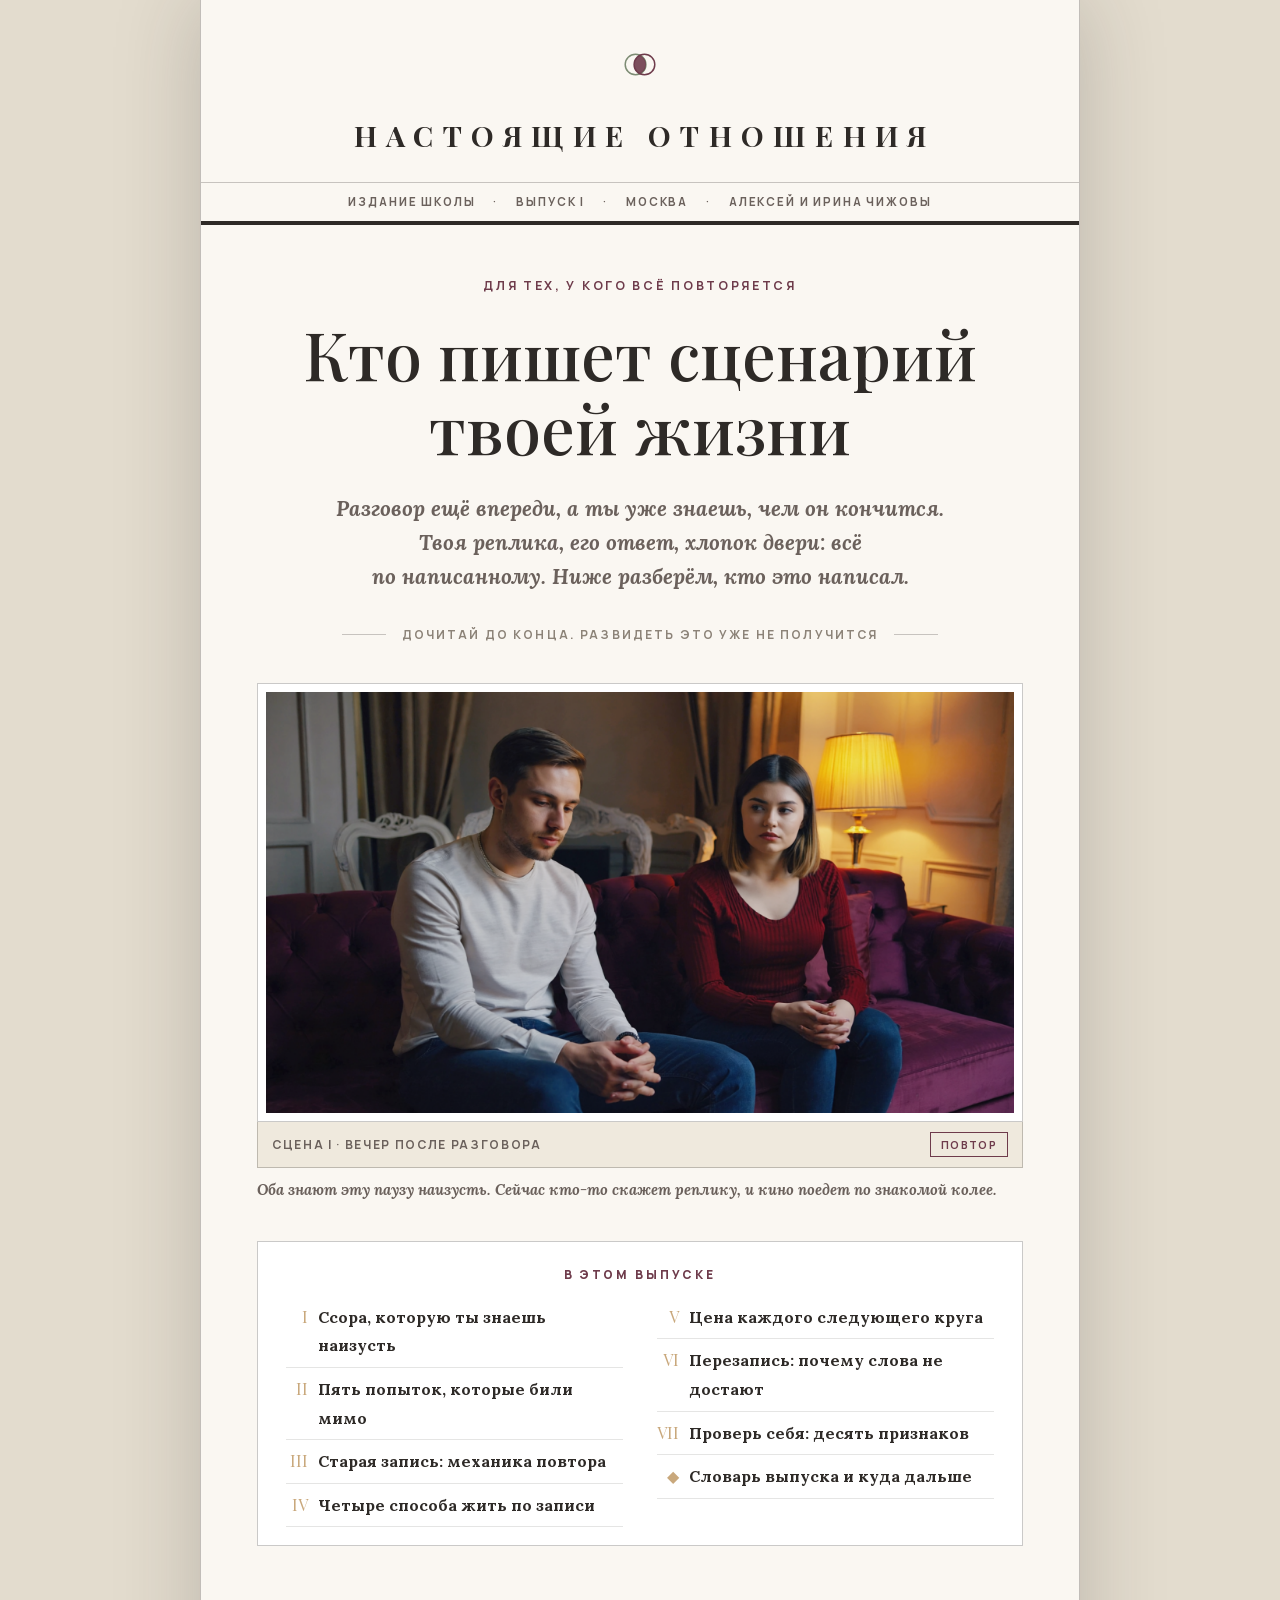
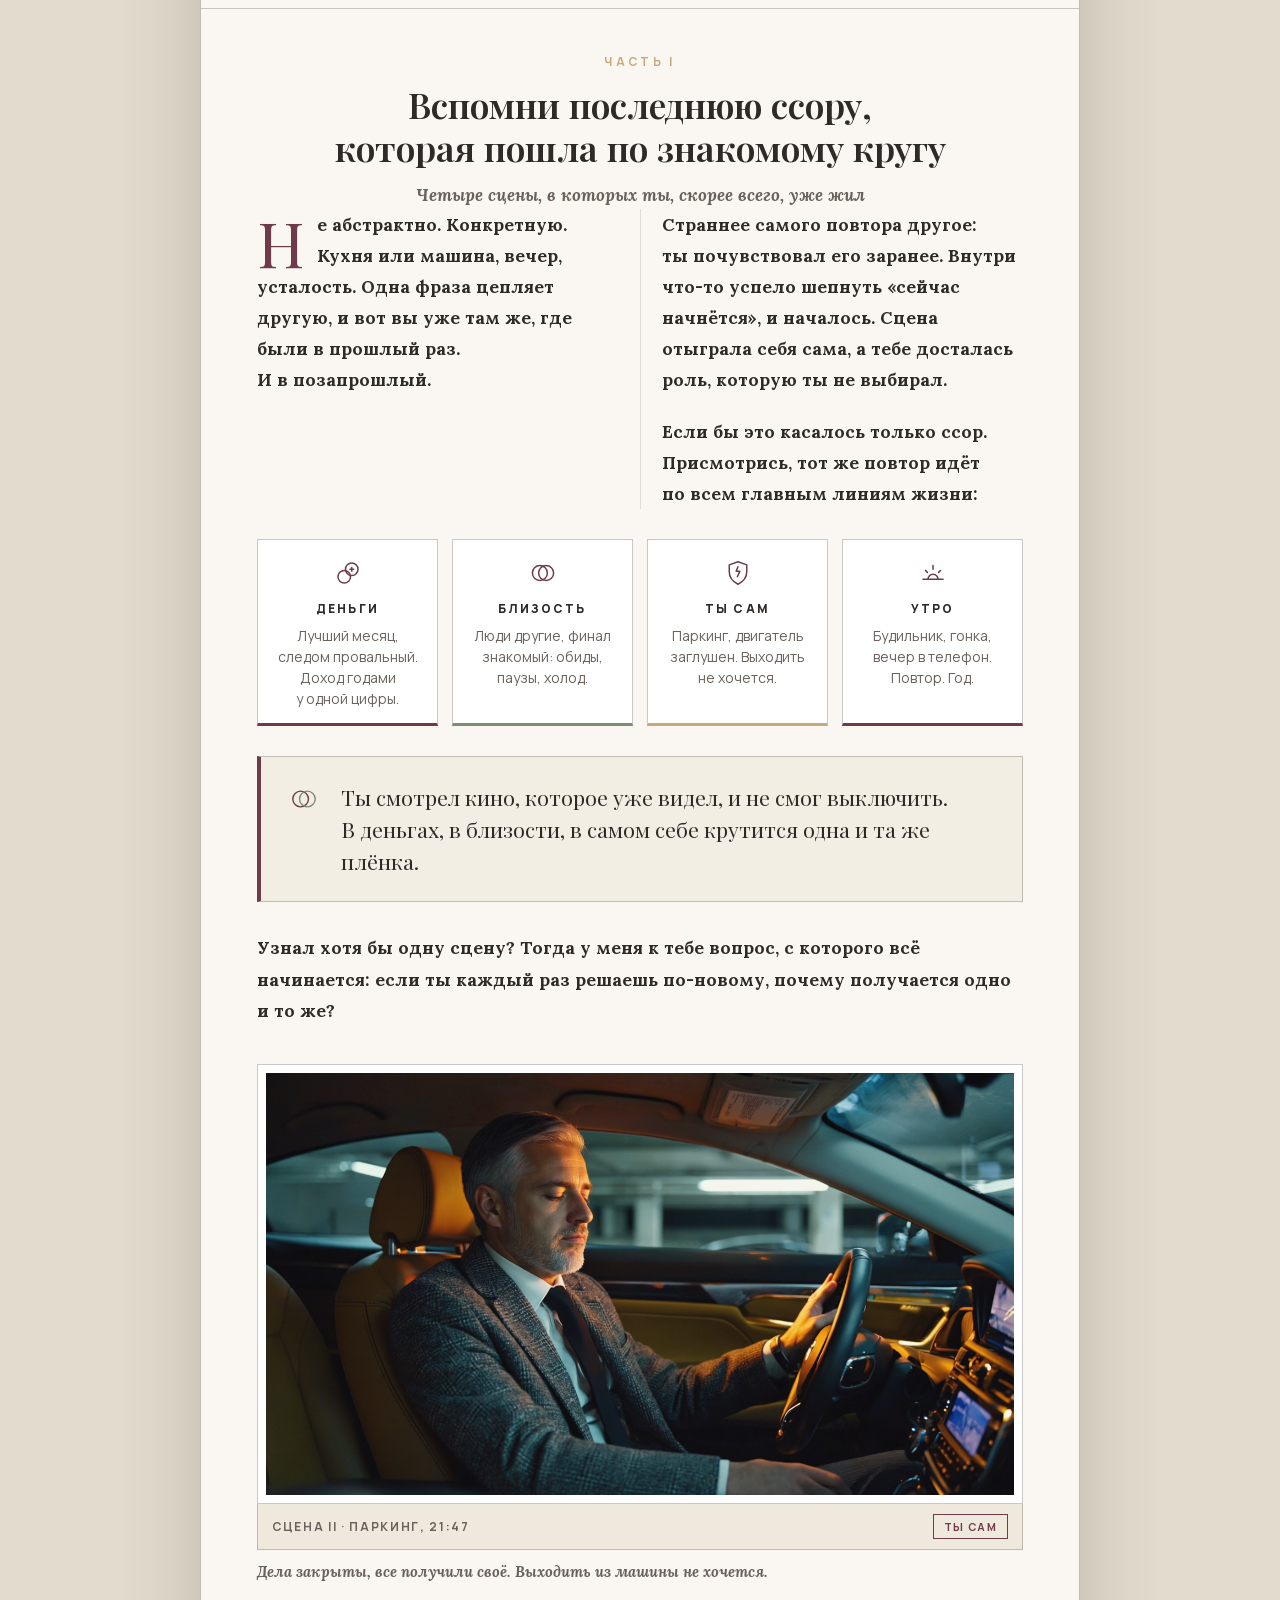
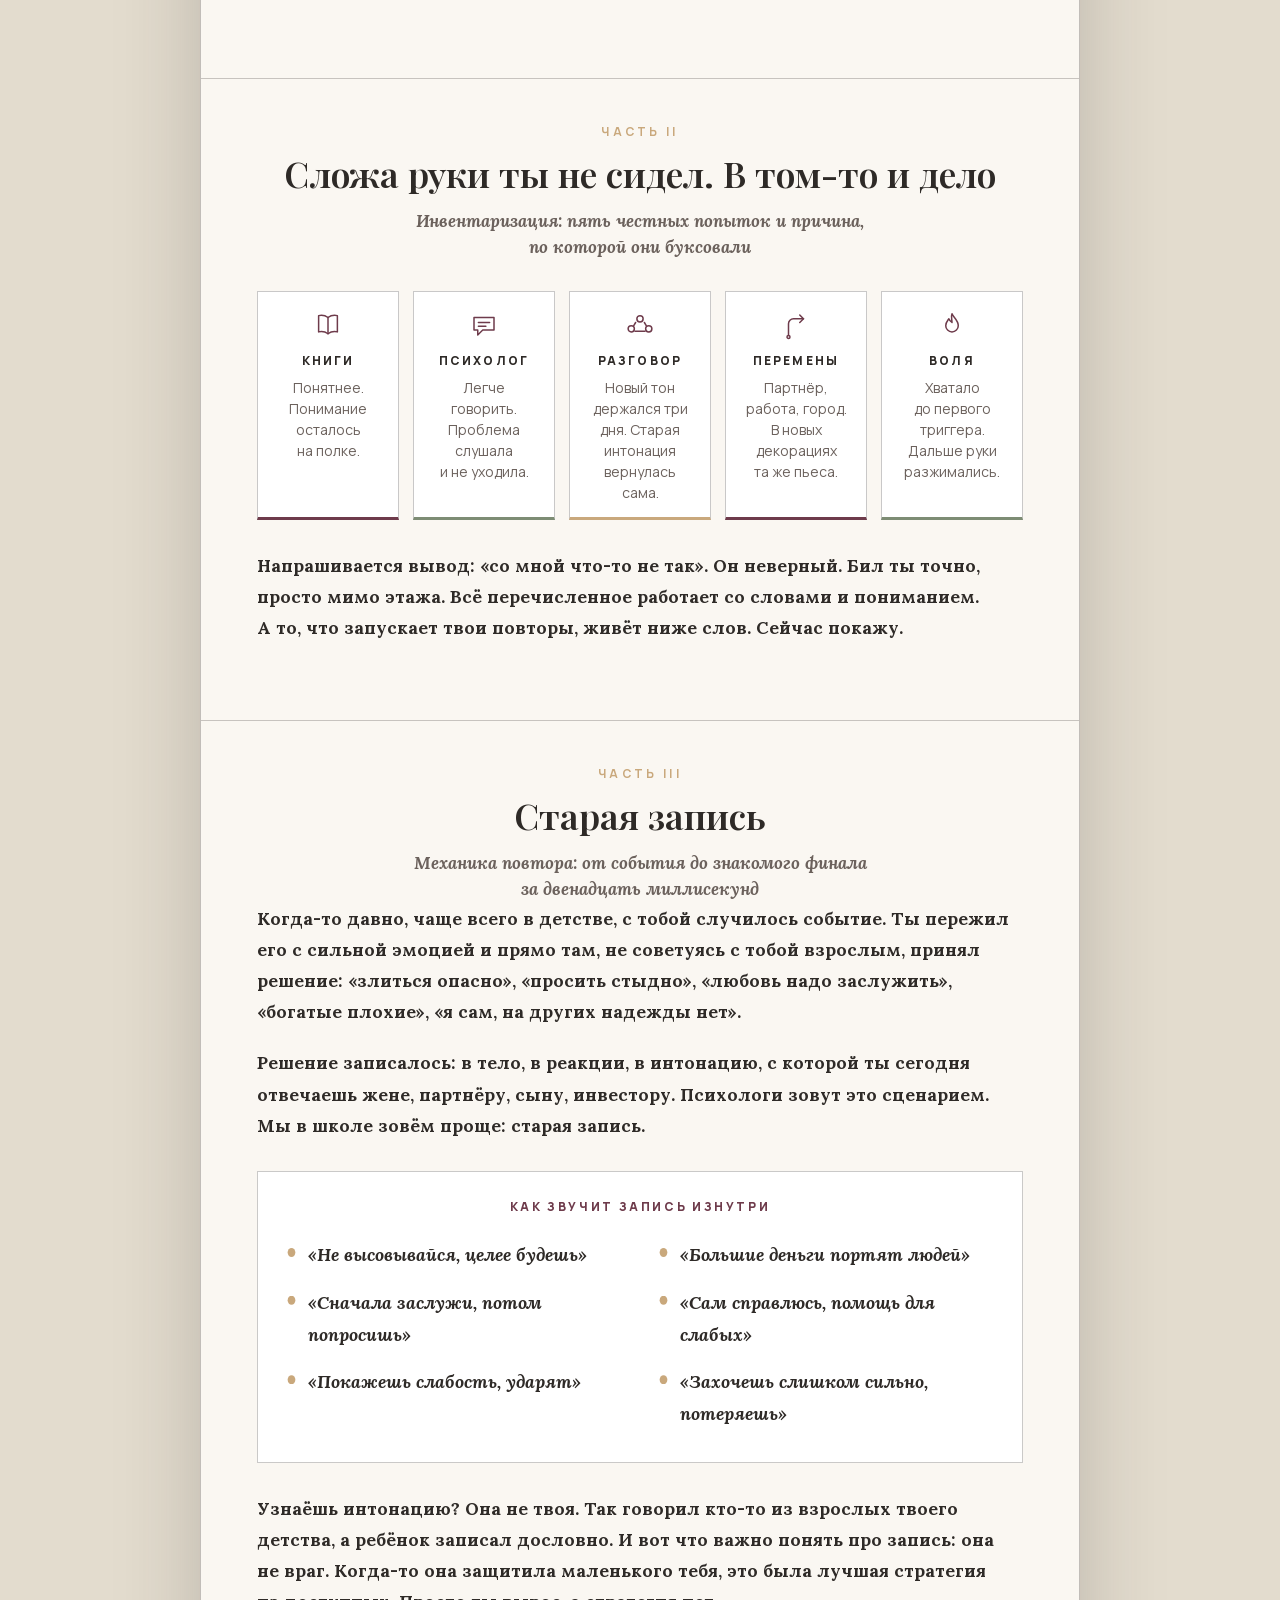
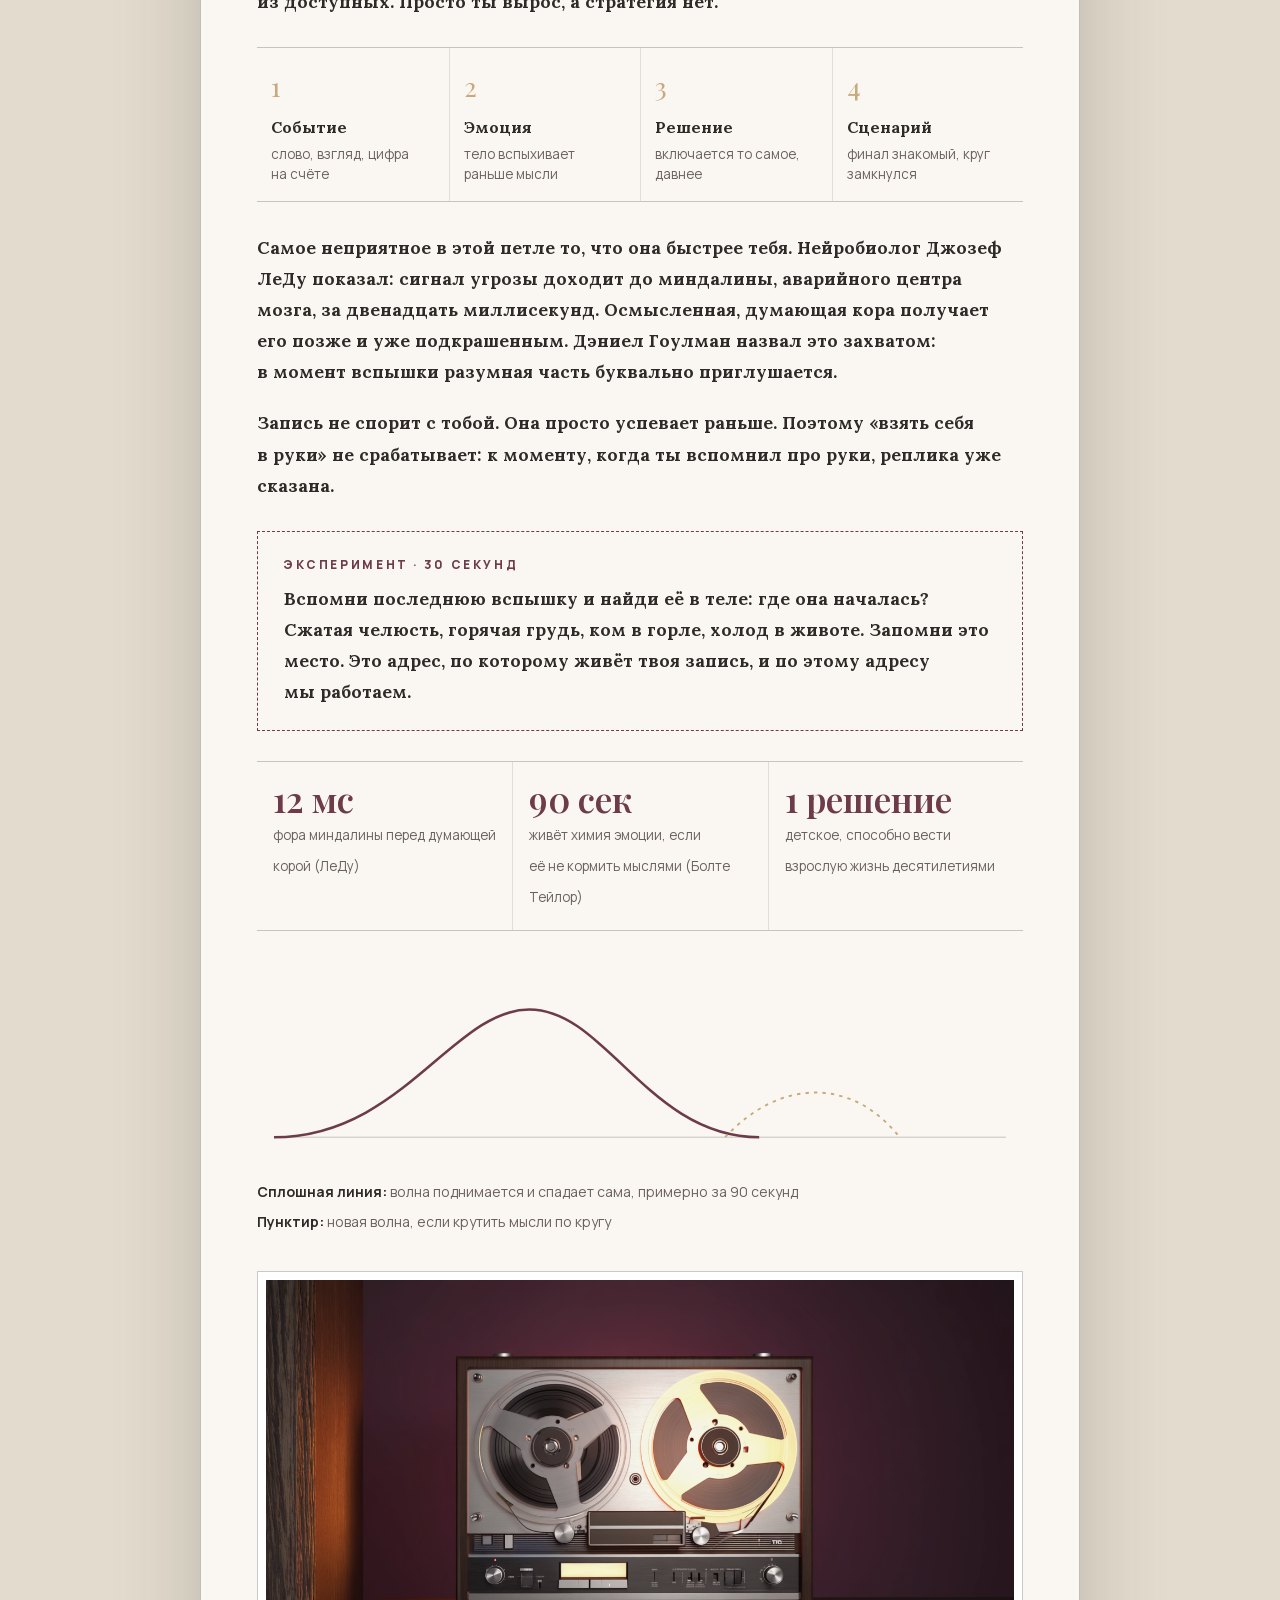
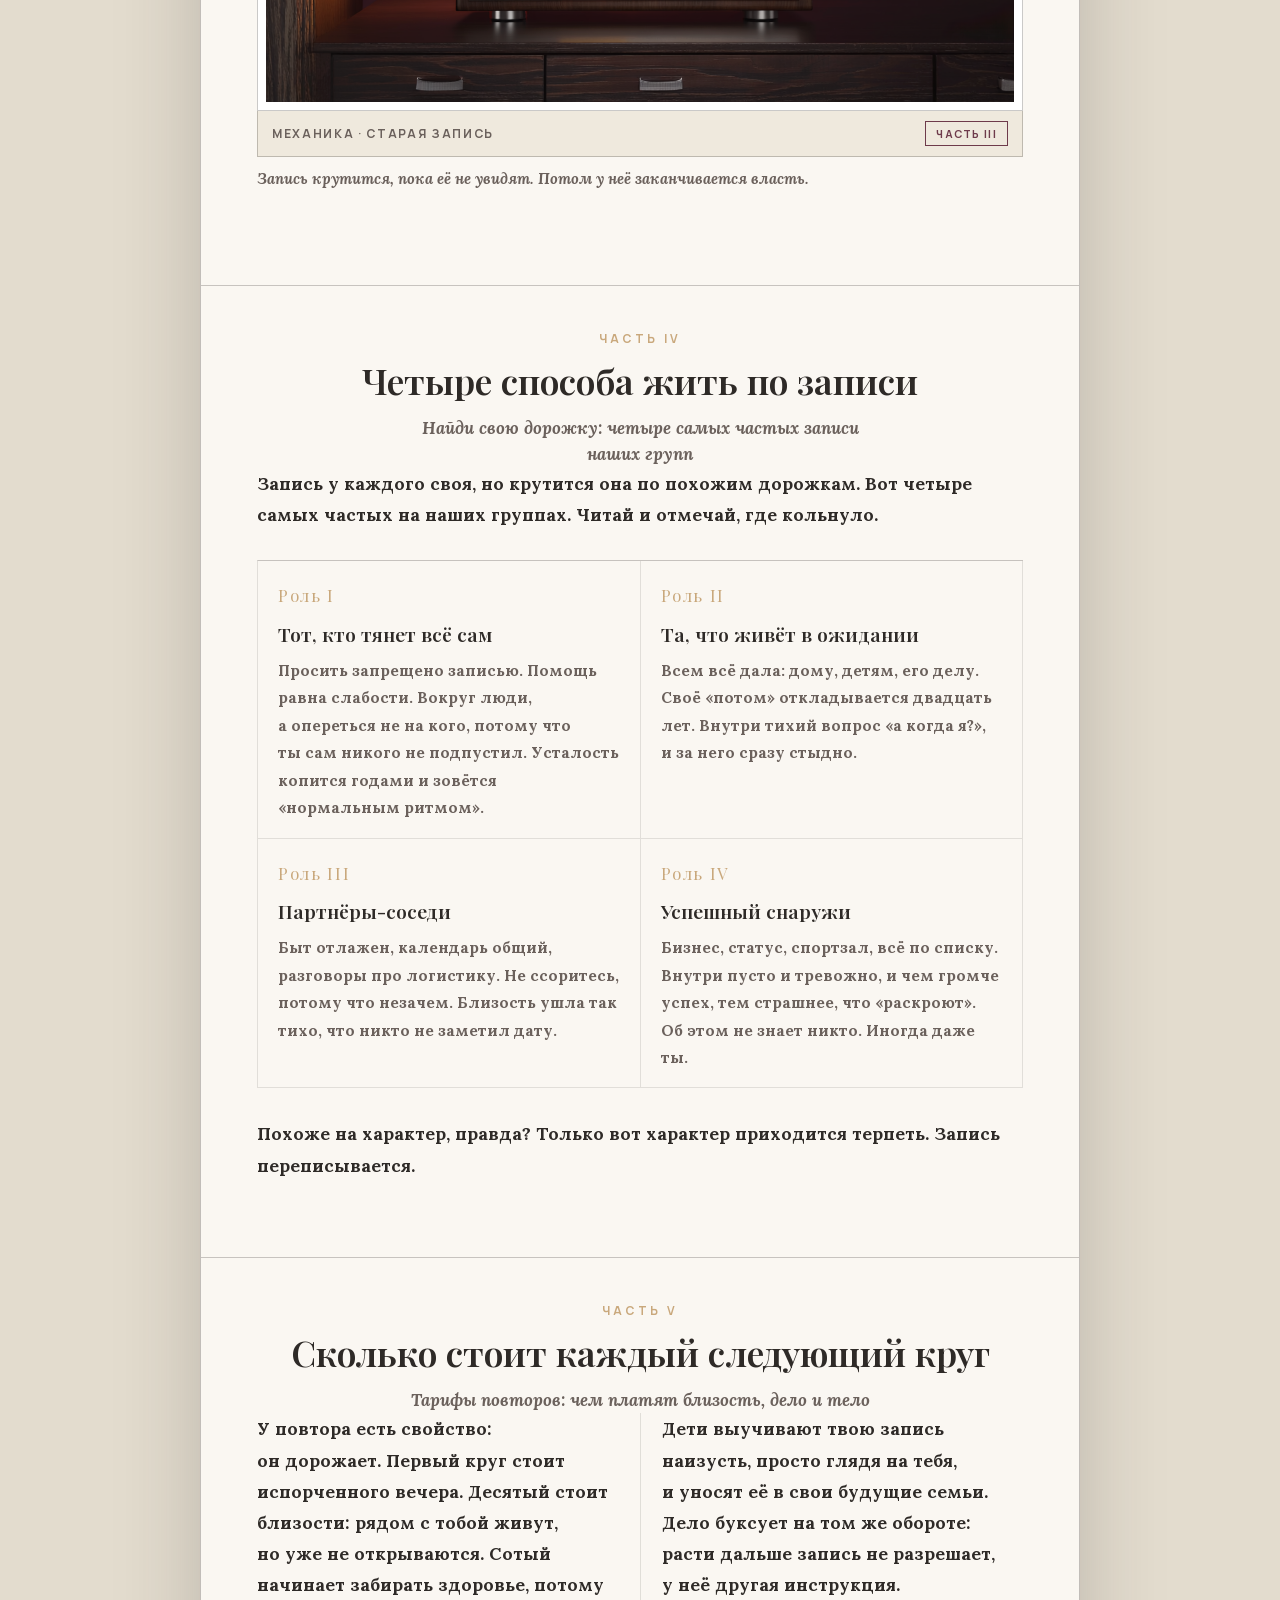
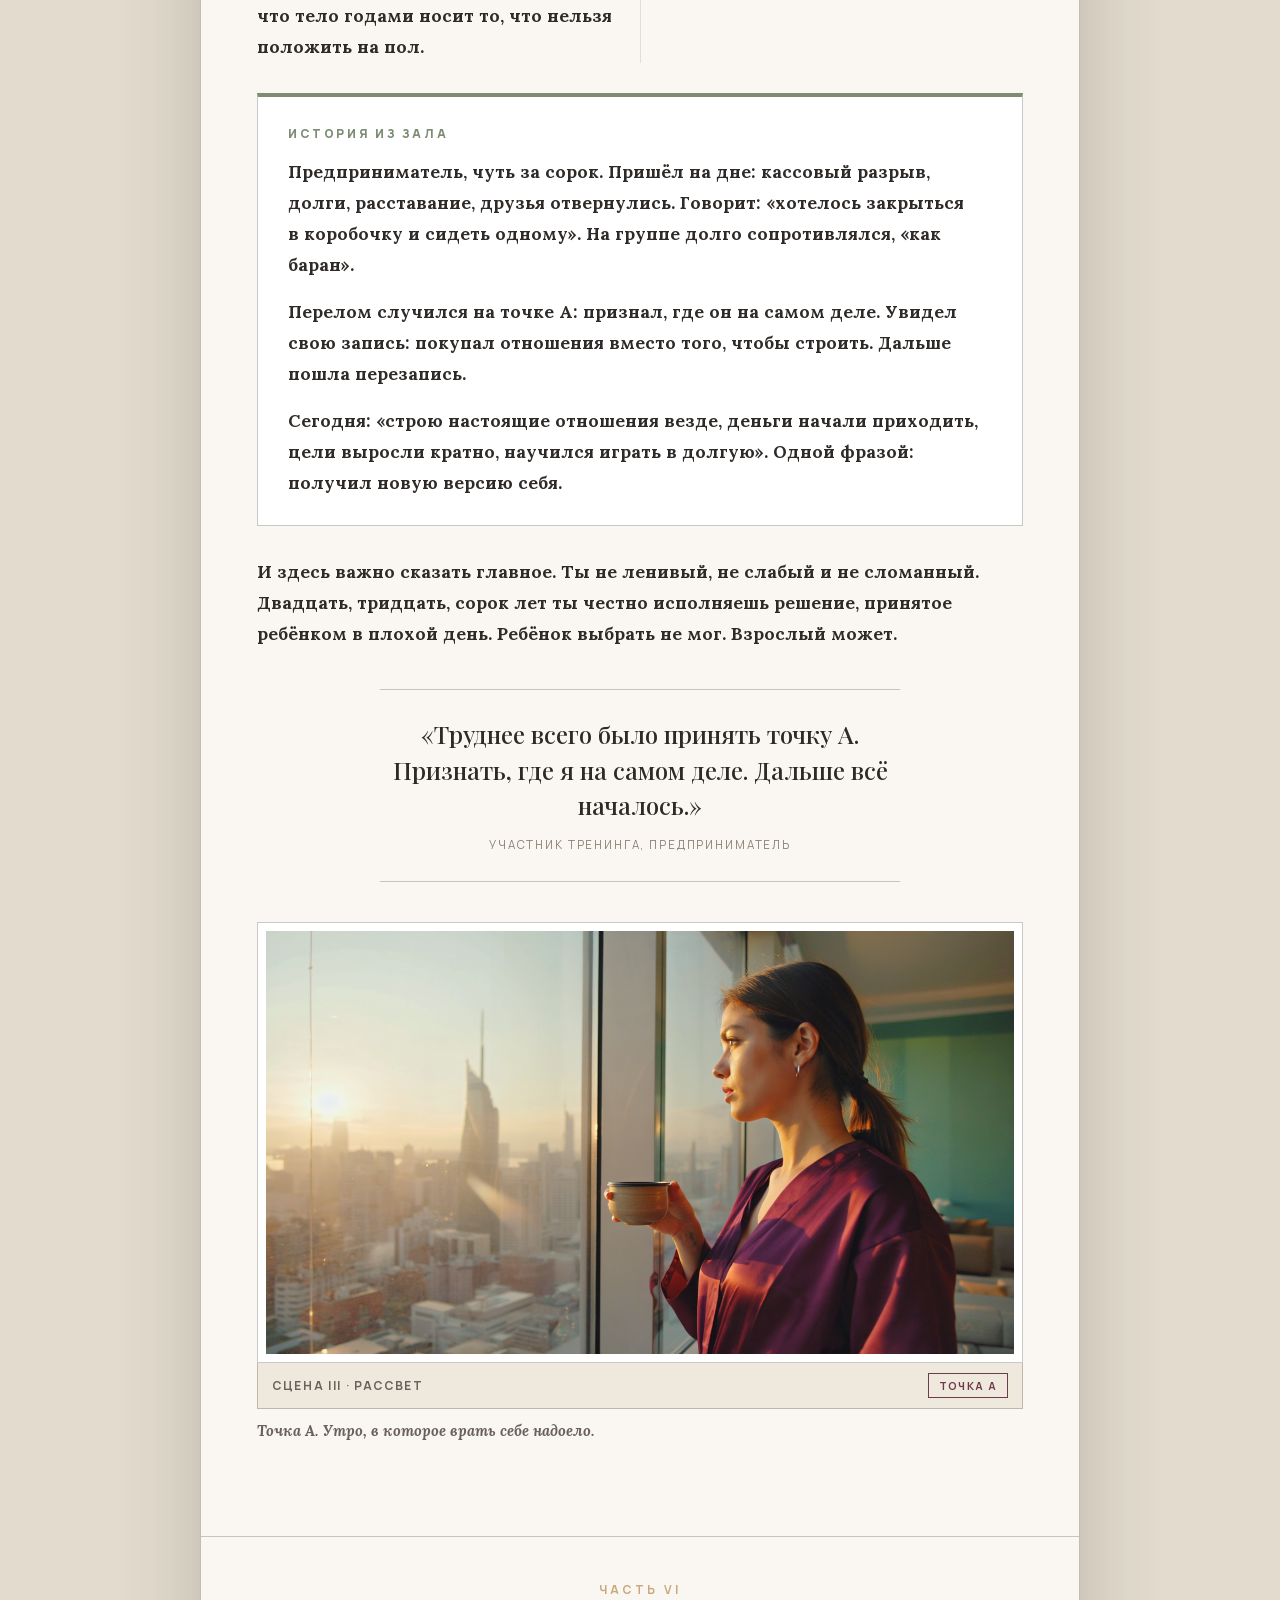
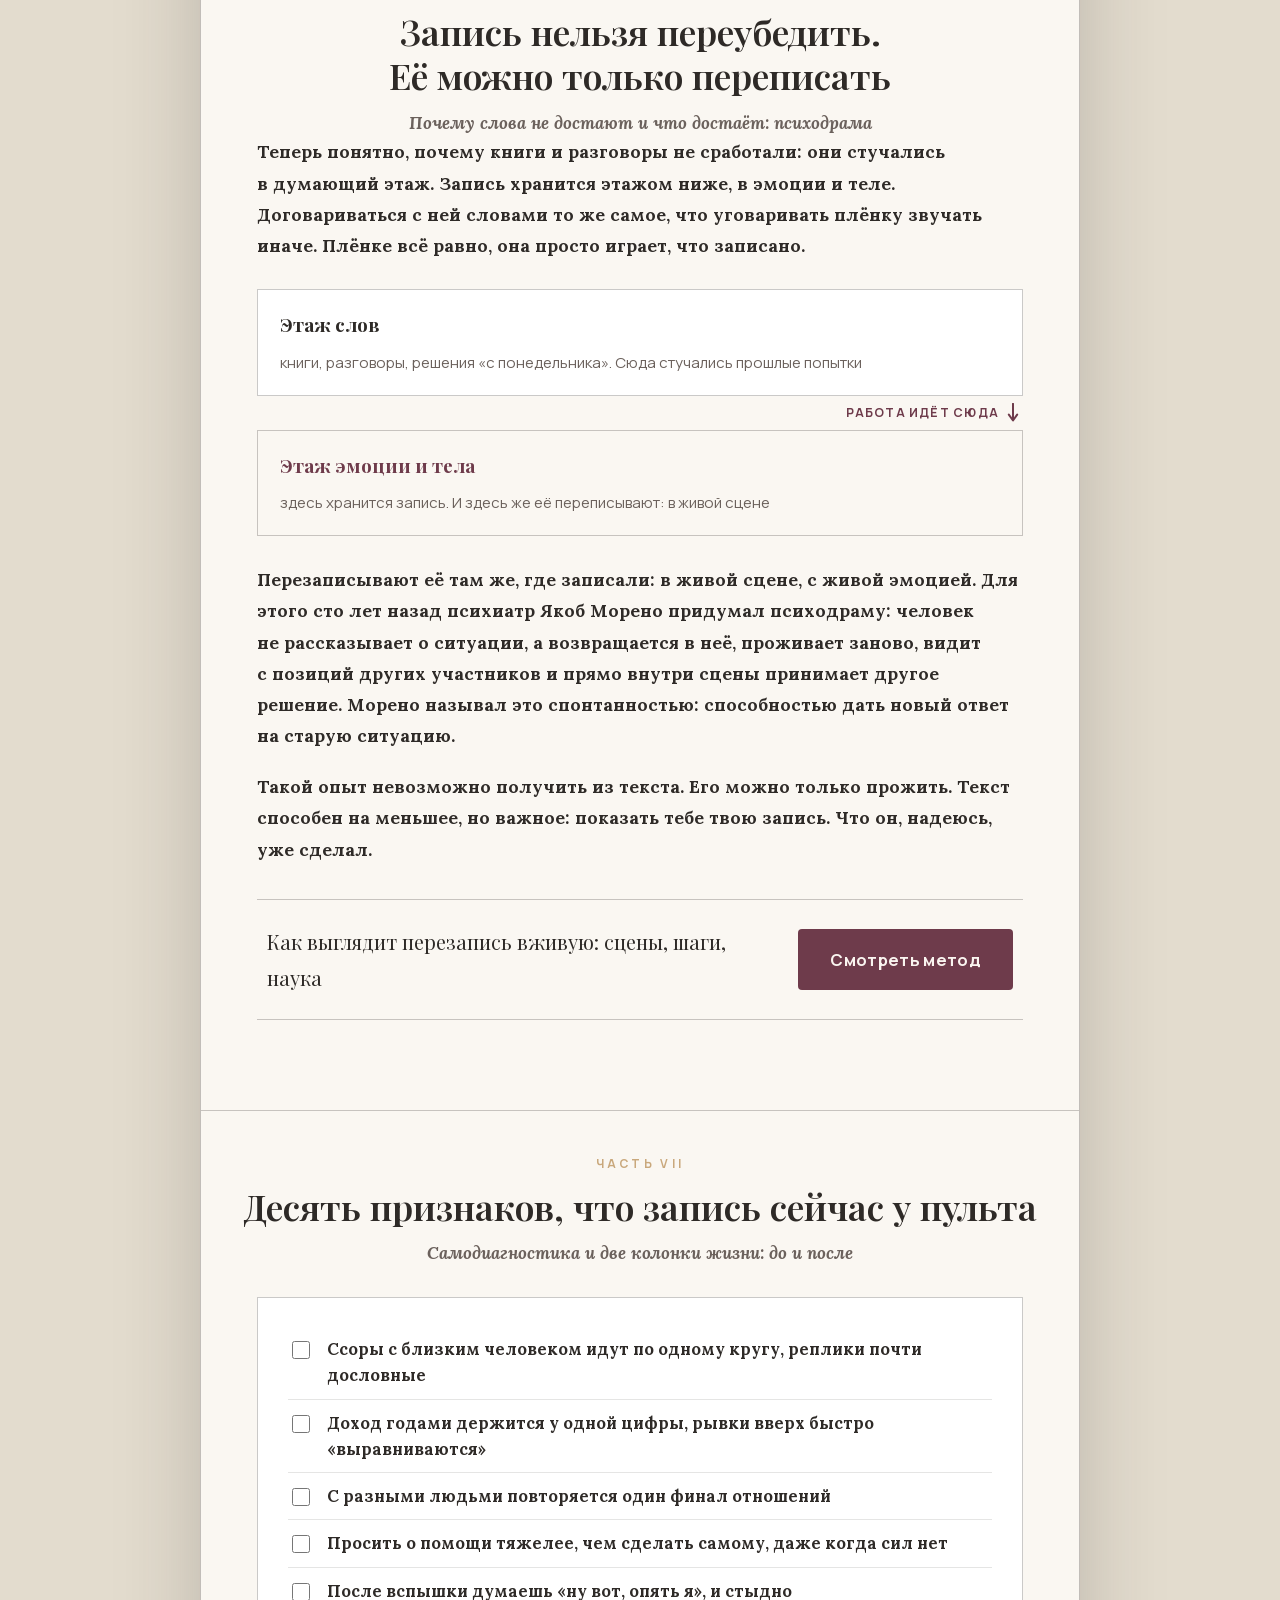
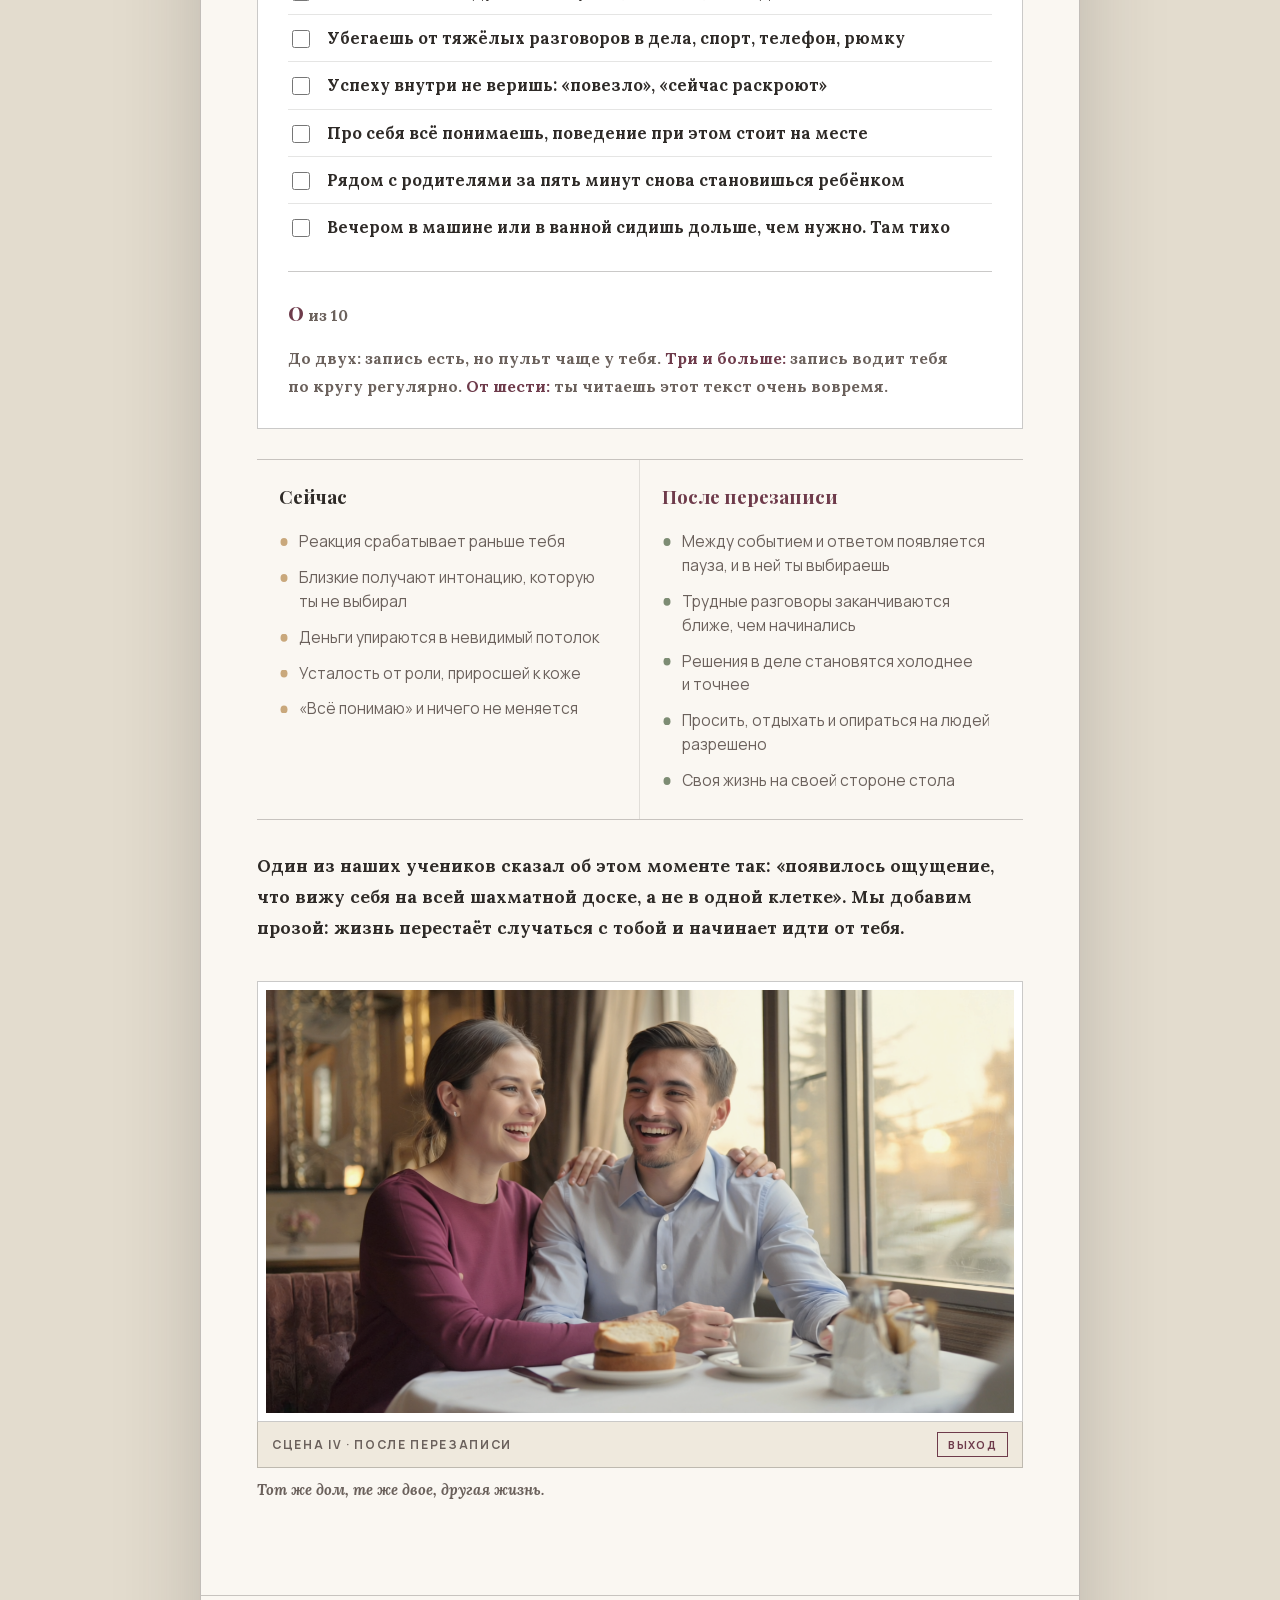
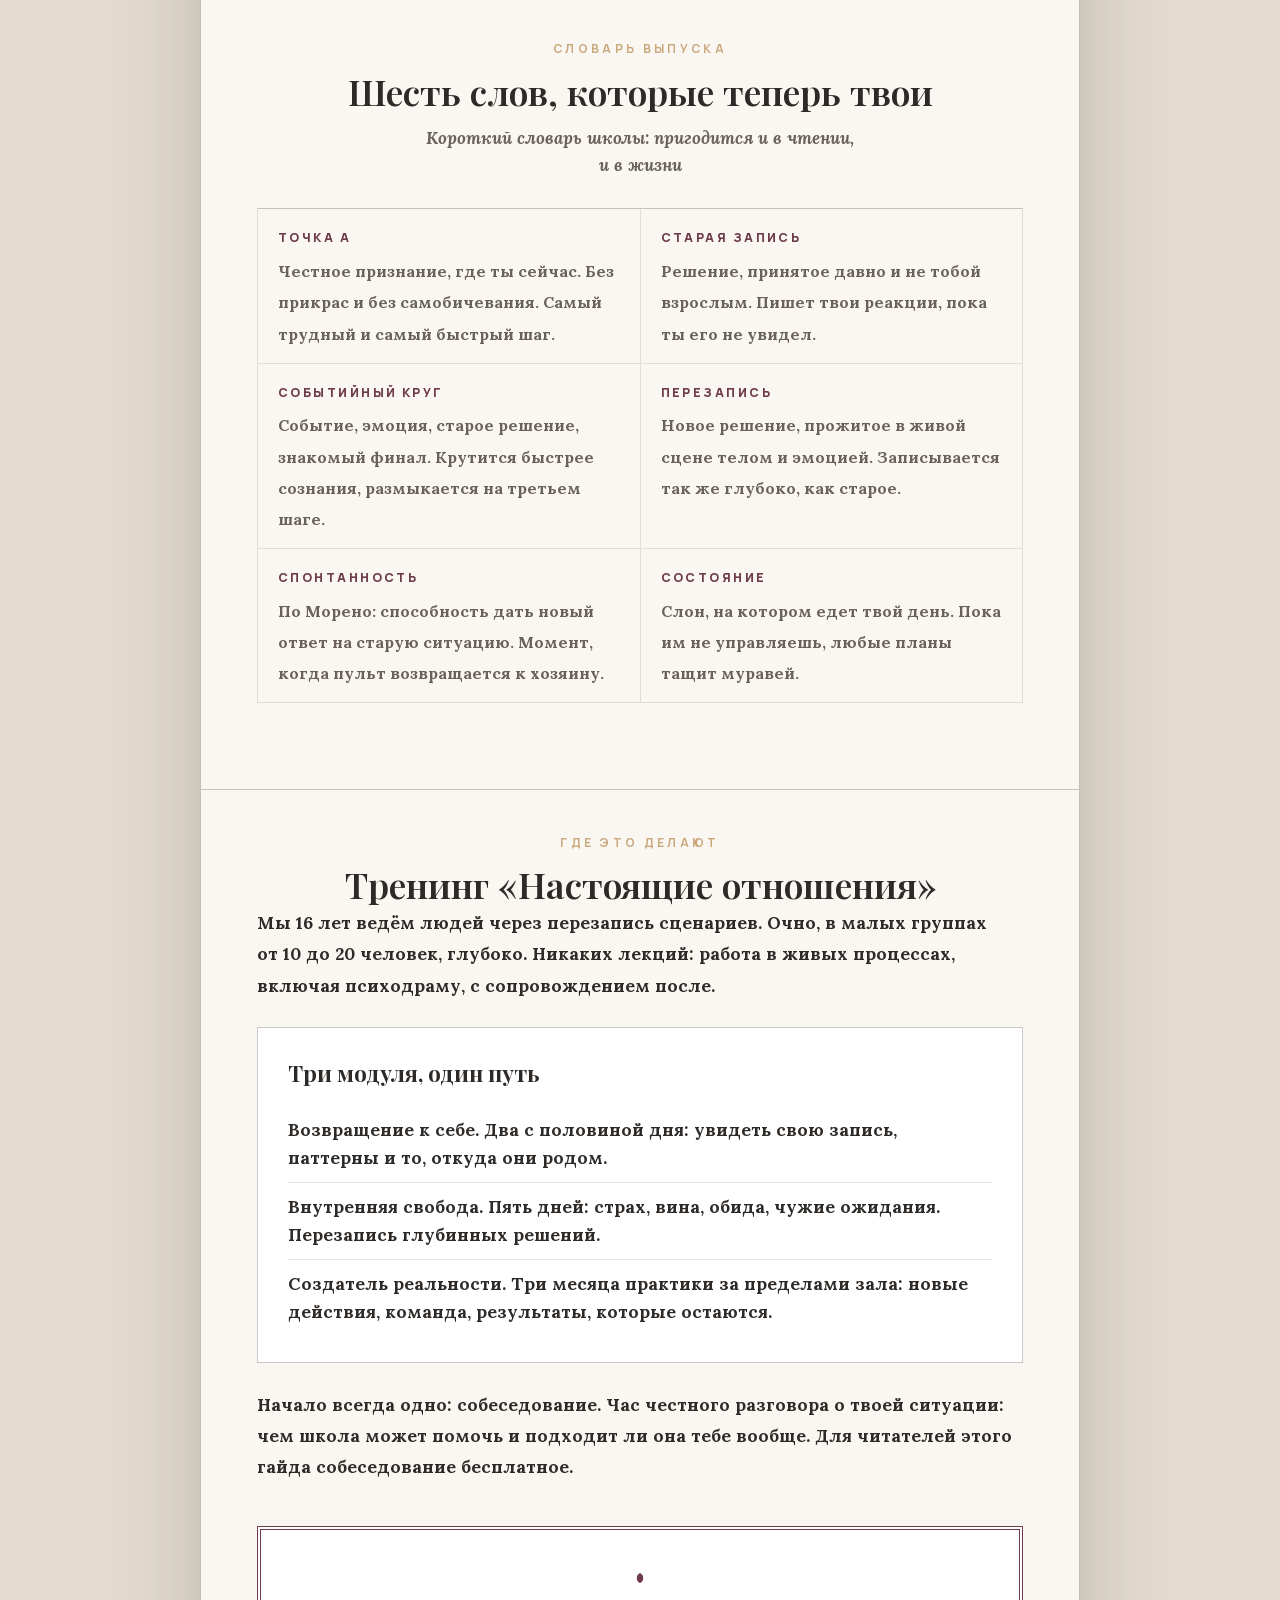
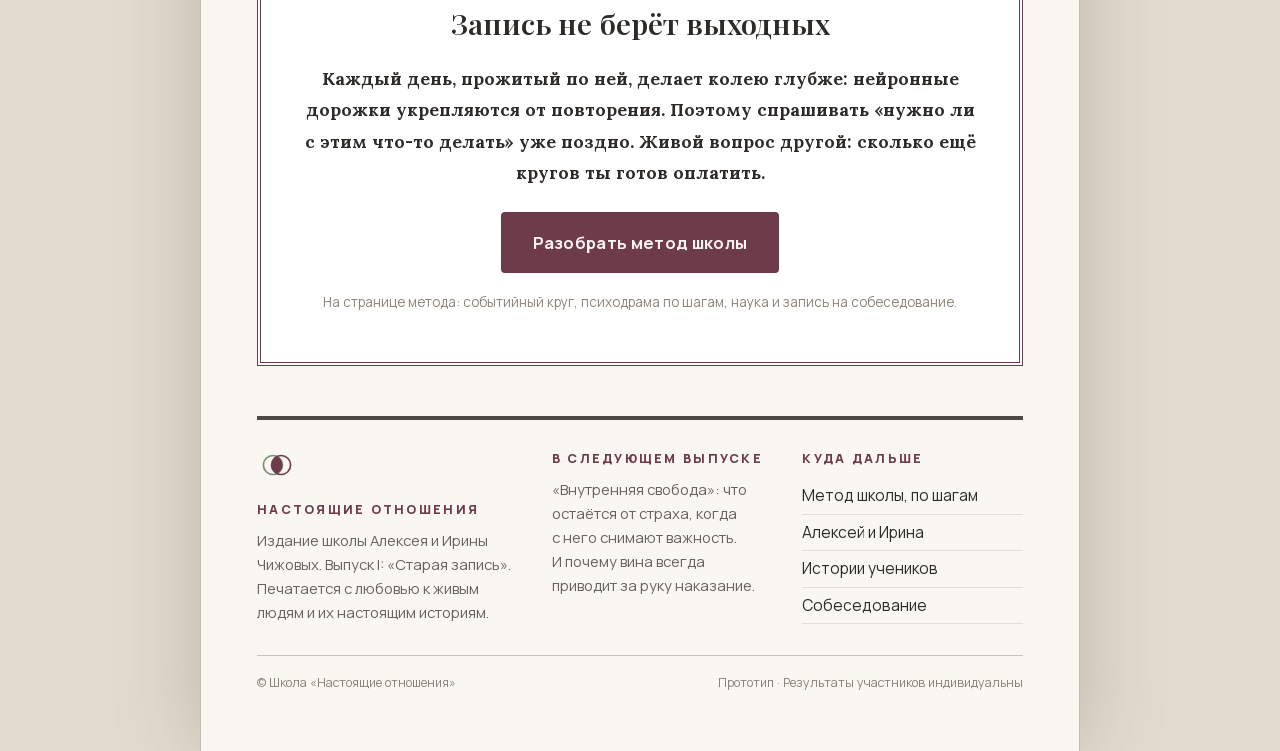
<file: gid/index.html>
<!doctype html>
<html lang="ru">
<head>
<meta charset="utf-8">
<meta name="viewport" content="width=device-width, initial-scale=1">
<title>Кто пишет сценарий твоей жизни</title>
<meta name="description" content="Про старую запись, которая повторяет твои дни, ссоры и потолки. И про место, где её власть заканчивается.">
<link rel="icon" href="data:image/svg+xml,%3Csvg xmlns='http://www.w3.org/2000/svg' viewBox='0 0 100 100'%3E%3Ccircle cx='38' cy='50' r='28' fill='none' stroke='%237D8C74' stroke-width='6'/%3E%3Ccircle cx='62' cy='50' r='28' fill='none' stroke='%236E3B4B' stroke-width='6'/%3E%3Cpath d='M50 24.7 A28 28 0 0 1 50 75.3 A28 28 0 0 1 50 24.7 Z' fill='%236E3B4B'/%3E%3C/svg%3E">
<style>
@font-face{font-family:'Playfair Display';src:url('../fonts/playfair-cyrillic.woff2') format('woff2');unicode-range:U+0301,U+0400-045F,U+0490-0491,U+04B0-04B1,U+2116;font-weight:400 900;font-display:swap}
@font-face{font-family:'Playfair Display';src:url('../fonts/playfair-latin.woff2') format('woff2');unicode-range:U+0000-00FF,U+2000-206F;font-weight:400 900;font-display:swap}
@font-face{font-family:'Lora';src:url('../fonts/lora-cyrillic.woff2') format('woff2');unicode-range:U+0301,U+0400-045F,U+0490-0491,U+04B0-04B1,U+2116;font-weight:400 700;font-display:swap}
@font-face{font-family:'Lora';src:url('../fonts/lora-latin.woff2') format('woff2');unicode-range:U+0000-00FF,U+2000-206F;font-weight:400 700;font-display:swap}
@font-face{font-family:'Lora';src:url('../fonts/lora-italic-cyrillic.woff2') format('woff2');unicode-range:U+0301,U+0400-045F,U+0490-0491,U+04B0-04B1,U+2116;font-weight:400 700;font-style:italic;font-display:swap}
@font-face{font-family:'Lora';src:url('../fonts/lora-italic-latin.woff2') format('woff2');unicode-range:U+0000-00FF,U+2000-206F;font-weight:400 700;font-style:italic;font-display:swap}
@font-face{font-family:'Manrope';src:url('../fonts/manrope-cyrillic.woff2') format('woff2');unicode-range:U+0301,U+0400-045F,U+0490-0491,U+04B0-04B1,U+2116;font-weight:200 800;font-display:swap}
@font-face{font-family:'Manrope';src:url('../fonts/manrope-latin.woff2') format('woff2');unicode-range:U+0000-00FF,U+2000-206F;font-weight:200 800;font-display:swap}
:root{
  --paper:#FAF7F2; --ink:#2E2A27; --soft:#6B615C; --faint:#8C8378;
  --wine:#6E3B4B; --wine-deep:#552C3A; --sage:#7D8C74; --sand:#C9A87C;
  --rule:rgba(46,42,39,.25); --rule-soft:rgba(46,42,39,.12);
  color-scheme: light;
}
*{box-sizing:border-box}
html{font-size:17.5px;scroll-behavior:smooth}
body{margin:0;background:#E3DCCE;color:var(--ink);font-family:'Lora',Georgia,serif;line-height:1.78;-webkit-font-smoothing:antialiased}
.sheet{max-width:880px;margin:0 auto;background:var(--paper);border-left:1px solid rgba(46,42,39,.28);border-right:1px solid rgba(46,42,39,.28);box-shadow:0 0 80px rgba(46,42,39,.22);min-height:100vh;padding-bottom:1px}
img{max-width:100%;display:block}

/* Одна газетная колонка, по краям чистые поля */
.col{margin:0 auto;padding:0 56px}

/* Мачтхед */
.masthead{padding:46px 0 0;text-align:center}
.masthead .lens{margin:0 auto 18px}
.masthead .brand{font-family:'Playfair Display',Georgia,serif;font-weight:700;font-size:clamp(1.2rem,4vw,1.65rem);letter-spacing:.32em;text-indent:.32em;text-transform:uppercase}
.masthead .issue{display:flex;justify-content:center;gap:18px;font-family:'Manrope',sans-serif;font-size:.66rem;font-weight:700;letter-spacing:.16em;text-transform:uppercase;color:var(--soft);border-top:1px solid var(--rule);padding:9px 2px 0;margin-top:20px}
.dbl{border-top:3px solid var(--ink);border-bottom:1px solid var(--ink);height:3px;margin-top:9px}

/* Заголовок номера */
.headline{padding:50px 0 0;text-align:center}
.headline .kicker{font-family:'Manrope',sans-serif;font-size:.7rem;font-weight:700;letter-spacing:.22em;text-transform:uppercase;color:var(--wine);margin:0 0 20px}
h1{font-family:'Playfair Display',Georgia,serif;font-weight:500;font-size:clamp(2.4rem,7vw,3.8rem);line-height:1.12;margin:0;text-wrap:balance}
.standfirst{font-style:italic;font-size:1.2rem;line-height:1.62;color:var(--soft);max-width:620px;margin:26px auto 0;text-wrap:pretty}
.byline{font-family:'Manrope',sans-serif;font-size:.68rem;font-weight:700;letter-spacing:.18em;text-transform:uppercase;color:var(--faint);margin:30px 0 0;display:flex;align-items:center;justify-content:center;gap:16px}
.byline::before,.byline::after{content:'';flex:0 0 44px;height:1px;background:var(--rule)}

/* Содержание номера */
.toc{border:1px solid var(--rule);background:#fff;padding:22px 28px 18px;margin:40px 0 6px}
.toc-t{font-family:'Manrope',sans-serif;font-size:.68rem;font-weight:800;letter-spacing:.24em;text-transform:uppercase;color:var(--wine);margin-bottom:10px;text-align:center}
.toc ol{margin:0;padding:0;list-style:none;columns:2;column-gap:34px}
.toc li{padding:7px 0;border-bottom:1px solid var(--rule-soft);break-inside:avoid}
.toc a{color:var(--ink);text-decoration:none;font-size:.92rem;display:flex;gap:10px;align-items:baseline}
.toc a:hover{color:var(--wine)}
.toc i{font-style:normal;font-family:'Playfair Display',Georgia,serif;color:var(--sand);flex:0 0 22px;text-align:right}
.deck{font-style:italic;color:var(--soft);margin:12px auto 0;max-width:470px;font-size:.98rem;line-height:1.55}

/* Части */
.part{padding:56px 0 0;text-align:center}
.part::before{content:'';display:block;width:100%;margin:0 0 42px;border-top:1px solid var(--rule)}
.part .pn{font-family:'Manrope',sans-serif;font-size:.68rem;font-weight:700;letter-spacing:.28em;text-transform:uppercase;color:var(--sand)}
.part h2{font-family:'Playfair Display',Georgia,serif;font-weight:600;font-size:clamp(1.55rem,4.6vw,2.05rem);line-height:1.22;margin:10px 0 0;text-wrap:balance}
article{padding-top:30px}
article p{margin:0 0 1.15em}
strong{font-weight:700}

/* Буквица */
.dropcap::first-letter{font-family:'Playfair Display',Georgia,serif;font-size:3.6em;line-height:.82;float:left;padding:8px 12px 0 0;color:var(--wine)}

/* Газетный двухколоночник */
.twocol{columns:2;column-gap:44px;column-rule:1px solid var(--rule-soft)}
.twocol p{break-inside:avoid-column}

/* Как звучит запись: реплики */
.whisper{border:1px solid var(--rule);background:#fff;padding:24px 28px;margin:30px 0}
.whisper .wt{font-family:'Manrope',sans-serif;font-size:.68rem;font-weight:800;letter-spacing:.22em;text-transform:uppercase;color:var(--wine);text-align:center;margin-bottom:14px}
.whisper ul{margin:0;padding:0;list-style:none;columns:2;column-gap:36px}
.whisper li{padding:8px 0 8px 22px;position:relative;font-style:italic;font-size:1.02rem;break-inside:avoid}
.whisper li::before{content:'';position:absolute;left:0;top:17px;width:11px;height:9px;background:var(--sand);clip-path:ellipse(35% 50% at 50% 50%)}

/* Словарь выпуска */
.dict{display:grid;grid-template-columns:1fr 1fr;border-top:1px solid var(--rule);border-left:1px solid var(--rule-soft);margin:30px 0}
.dict .dw{padding:18px 20px 14px;border-right:1px solid var(--rule-soft);border-bottom:1px solid var(--rule-soft)}
.dict .dw b{display:block;font-family:'Manrope',sans-serif;font-size:.7rem;font-weight:800;letter-spacing:.2em;text-transform:uppercase;color:var(--wine);margin-bottom:6px}
.dict .dw span{font-size:.92rem;color:var(--soft);line-height:1.6}

/* История из зала */
.case{border:1px solid var(--rule);border-top:4px solid var(--sage);background:#fff;padding:26px 30px;margin:30px 0}
.case .ct{font-family:'Manrope',sans-serif;font-size:.68rem;font-weight:800;letter-spacing:.22em;text-transform:uppercase;color:var(--sage);margin-bottom:12px}
.case p{margin:0 0 .9em}
.case p:last-child{margin:0}

/* Эксперимент */
.try30{border:1.5px dashed var(--wine);padding:22px 26px;margin:30px 0;background:transparent}
.try30 .tt{font-family:'Manrope',sans-serif;font-size:.68rem;font-weight:800;letter-spacing:.22em;text-transform:uppercase;color:var(--wine);margin-bottom:8px}
.try30 p{margin:0;font-size:1rem}

/* Мид-CTA на метод */
.midcta{border-top:1px solid var(--rule);border-bottom:1px solid var(--rule);padding:24px 10px;margin:34px 0;display:flex;justify-content:space-between;align-items:center;gap:20px}
.midcta p{margin:0;font-family:'Playfair Display',Georgia,serif;font-size:1.15rem}
.midcta a{white-space:nowrap}

/* Подвал газеты */
.paperfoot{padding:40px 0 56px;font-family:'Manrope',sans-serif}
.paperfoot .dblrule{border-top:1px solid var(--ink);border-bottom:3px solid var(--ink);height:3px;margin-bottom:28px;opacity:.85}
.pf-grid{display:grid;grid-template-columns:1.2fr 1fr 1fr;gap:30px;text-align:left}
.pf-grid b{display:block;font-size:.72rem;font-weight:800;letter-spacing:.18em;text-transform:uppercase;color:var(--wine);margin-bottom:8px}
.pf-grid p{margin:0;font-size:.85rem;color:var(--soft);line-height:1.6}
.pf-grid a{display:block;color:var(--ink);text-decoration:none;font-size:.88rem;padding:4px 0;border-bottom:1px solid var(--rule-soft)}
.pf-grid a:hover{color:var(--wine)}
.pf-fine{margin-top:30px;padding-top:16px;border-top:1px solid var(--rule);font-size:.72rem;color:var(--faint);display:flex;justify-content:space-between;gap:12px;flex-wrap:wrap}

/* Плитки-инфографика */
.tiles{display:grid;grid-template-columns:repeat(4,1fr);gap:14px;margin:30px 0}
.tiles.five{grid-template-columns:repeat(5,1fr)}
.tile{background:#fff;border:1px solid var(--rule);border-bottom:3px solid var(--wine);padding:18px 16px 14px;text-align:center}
.tile svg{width:30px;height:30px;stroke:var(--wine);fill:none;stroke-width:2.4;stroke-linecap:round;stroke-linejoin:round;margin:0 auto 10px;display:block}
.tile b{display:block;font-family:'Manrope',sans-serif;font-size:.68rem;font-weight:800;letter-spacing:.18em;text-transform:uppercase;margin-bottom:6px}
.tile span{font-family:'Manrope',sans-serif;font-size:.8rem;color:var(--soft);line-height:1.5;display:block}
.tile.sage{border-bottom-color:var(--sage)}
.tile.sand{border-bottom-color:var(--sand)}

/* Коллаут с мыслью */
.callout{display:flex;gap:20px;align-items:flex-start;background:#F3EEE4;border:1px solid var(--rule);border-left:4px solid var(--wine);padding:24px 26px;margin:30px 0}
.callout svg{flex:0 0 34px;width:34px;height:28px;margin-top:4px}
.callout p{margin:0;font-family:'Playfair Display',Georgia,serif;font-size:1.22rem;line-height:1.5}

/* Подпись-плашка под фото */
.capband{display:flex;justify-content:space-between;gap:14px;align-items:center;background:#EFE9DD;border:1px solid var(--rule);border-top:none;padding:10px 14px;font-family:'Manrope',sans-serif;font-size:.68rem;font-weight:700;letter-spacing:.14em;text-transform:uppercase;color:var(--soft)}
.capband .chip{border:1px solid var(--wine);color:var(--wine);padding:2px 10px;font-size:.62rem;letter-spacing:.12em;white-space:nowrap}

/* Газетные подразделы */
.item{border-top:1px solid var(--rule-soft);padding:16px 0 4px}
.item:first-of-type{border-top:1px solid var(--rule)}
.item .lbl{font-family:'Manrope',sans-serif;font-size:.66rem;font-weight:800;letter-spacing:.2em;text-transform:uppercase;color:var(--wine);margin:0 0 6px}
.item p{margin:0 0 12px}

/* Фото номера */
figure{margin:38px 0;padding:0}
figure .ph{border:1px solid var(--rule);padding:8px;background:#fff}
figure img{width:100%}
figcaption{font-style:italic;font-size:.86rem;color:var(--soft);margin-top:10px;line-height:1.55}

/* Петля из четырёх шагов */
.loop{border-top:1px solid var(--rule);border-bottom:1px solid var(--rule);margin:30px 0;display:grid;grid-template-columns:repeat(4,1fr)}
.loop .step{padding:16px 14px;border-left:1px solid var(--rule-soft)}
.loop .step:first-child{border-left:none}
.loop i{font-style:normal;font-family:'Playfair Display',Georgia,serif;font-size:1.5rem;color:var(--sand);display:block}
.loop b{display:block;font-size:.92rem;margin:2px 0 3px}
.loop span{font-size:.76rem;color:var(--soft);line-height:1.5;font-family:'Manrope',sans-serif;display:block}

/* Цифры-гвозди */
.nails{display:grid;grid-template-columns:repeat(3,1fr);margin:30px 0;border-top:1px solid var(--rule);border-bottom:1px solid var(--rule)}
.nail{padding:18px 16px;border-left:1px solid var(--rule-soft)}
.nail:first-child{border-left:none}
.nail b{display:block;font-family:'Playfair Display',Georgia,serif;font-size:2rem;font-weight:600;color:var(--wine);font-variant-numeric:tabular-nums;line-height:1.1}
.nail span{font-size:.76rem;color:var(--soft);line-height:1.5;font-family:'Manrope',sans-serif}

/* Волна */
.wavecap{display:flex;gap:8px 26px;flex-wrap:wrap;font-size:.8rem;color:var(--soft);margin-top:10px;line-height:1.55;font-family:'Manrope',sans-serif}
.wavecap b{color:var(--ink)}

/* Роли */
.roles{display:grid;grid-template-columns:1fr 1fr;border-top:1px solid var(--rule);border-left:1px solid var(--rule-soft);margin:30px 0}
.role{padding:20px 20px 16px;border-right:1px solid var(--rule-soft);border-bottom:1px solid var(--rule-soft)}
.role .num{font-family:'Playfair Display',Georgia,serif;color:var(--sand);font-size:.95rem;letter-spacing:.1em;margin-bottom:6px}
.role h3{font-family:'Playfair Display',Georgia,serif;font-size:1.1rem;font-weight:600;margin:0 0 6px}
.role p{margin:0;font-size:.88rem;color:var(--soft)}

/* Цитата */
.pull{text-align:center;margin:40px auto;max-width:520px;padding:26px 10px;border-top:1px solid var(--rule);border-bottom:1px solid var(--rule)}
.pull .q{font-family:'Playfair Display',Georgia,serif;font-size:1.4rem;line-height:1.45;font-weight:500}
.pull .who{font-family:'Manrope',sans-serif;margin-top:12px;font-size:.66rem;letter-spacing:.16em;text-transform:uppercase;color:var(--faint)}

/* Этажи */
.floors{margin:28px 0}
.floor{border:1px solid var(--rule);padding:18px 22px;background:#fff}
.floor b{display:block;font-family:'Playfair Display',Georgia,serif;font-size:1.08rem;margin-bottom:4px}
.floor span{font-size:.86rem;color:var(--soft);line-height:1.6;font-family:'Manrope',sans-serif}
.floor.deep{background:transparent}
.floor.deep b{color:var(--wine)}
.fl-link{display:flex;justify-content:flex-end;align-items:center;gap:8px;padding:6px 4px;color:var(--wine);font-size:.7rem;font-weight:700;letter-spacing:.1em;font-family:'Manrope',sans-serif;text-transform:uppercase}
.fl-link svg{width:12px;height:20px}

/* Чек-лист */
.check{border:1px solid var(--rule);background:#fff;padding:28px 30px;margin:30px 0}
.check label{display:flex;gap:14px;align-items:flex-start;padding:10px 0;border-bottom:1px solid var(--rule-soft);cursor:pointer;font-size:.94rem;line-height:1.6}
.check label:last-of-type{border-bottom:none}
.check input{width:18px;height:18px;margin-top:5px;accent-color:var(--wine);flex:0 0 auto}
.scale{margin-top:20px;padding-top:16px;border-top:1px solid var(--rule);font-size:.9rem;color:var(--soft)}
.scale b{color:var(--wine)}
#counter{font-family:'Playfair Display',Georgia,serif;font-size:1.5rem;color:var(--wine);font-weight:600}

/* Контраст */
.contrast{display:grid;grid-template-columns:1fr 1fr;border-top:1px solid var(--rule);border-bottom:1px solid var(--rule);margin:30px 0}
.con{padding:20px 22px}
.con.now{border-right:1px solid var(--rule-soft)}
.con h3{font-family:'Playfair Display',Georgia,serif;font-size:1.08rem;margin:0 0 10px}
.con.after h3{color:var(--wine)}
.con ul{margin:0;padding:0;list-style:none}
.con li{padding:6px 0 6px 20px;position:relative;font-size:.88rem;line-height:1.55;color:var(--soft);font-family:'Manrope',sans-serif}
.con li::before{content:'';position:absolute;left:0;top:14px;width:10px;height:8px;background:var(--sand);clip-path:ellipse(35% 50% at 50% 50%)}
.con.after li::before{background:var(--sage)}

/* Программа */
.offer{border:1px solid var(--rule);background:#fff;padding:26px 30px;margin:26px 0}
.offer h3{font-family:'Playfair Display',Georgia,serif;font-size:1.28rem;margin:0 0 12px}
.offer ul{margin:0;padding:0;list-style:none}
.offer li{padding:10px 0;border-top:1px solid var(--rule-soft);line-height:1.6}
.offer li:first-child{border-top:none}

/* Финальное объявление */
.vin{display:flex;justify-content:center;padding:0 0 10px}
.vin svg{width:24px;height:20px}
.ad{border:4px double var(--wine);padding:38px 30px 34px;text-align:center;margin:44px 0 10px;background:#fff}
.ad h2{font-family:'Playfair Display',Georgia,serif;font-size:1.65rem;font-weight:600;margin:0 0 14px}
.ad p{margin:0 0 1em}
.btn{display:inline-block;padding:16px 32px;border-radius:4px;font-family:'Manrope',sans-serif;font-weight:700;font-size:.95rem;text-decoration:none;letter-spacing:.02em;background:var(--wine);color:#FAF5F0}
.btn:hover{background:var(--wine-deep)}
.smallnote{font-family:'Manrope',sans-serif;font-size:.76rem;color:var(--faint);margin-top:14px}

footer{padding:34px 0 64px;text-align:center;font-family:'Manrope',sans-serif;font-size:.74rem;color:var(--faint)}
footer .dblrule{border-top:1px solid var(--ink);border-bottom:3px solid var(--ink);height:3px;margin-bottom:22px;opacity:.8}

@media (max-width:640px){
  .col{padding:0 22px}
  .twocol,.whisper ul{columns:1}
  .dict{grid-template-columns:1fr}
  .pf-grid{grid-template-columns:1fr}
  .midcta{flex-direction:column;align-items:flex-start}
  .tiles,.tiles.five{grid-template-columns:1fr 1fr}
  .callout{flex-direction:column;gap:10px}
  .toc ol{columns:1}
  html{font-size:16.5px}
  .loop{grid-template-columns:1fr 1fr}
  .loop .step:nth-child(3){border-left:none}
  .loop .step:nth-child(n+3){border-top:1px solid var(--rule-soft)}
  .nails{grid-template-columns:1fr}
  .nail{border-left:none;border-top:1px solid var(--rule-soft)}
  .nail:first-child{border-top:none}
  .roles,.contrast{grid-template-columns:1fr}
  .con.now{border-right:none;border-bottom:1px solid var(--rule-soft)}
  .check{padding:20px 16px}
  .btn{display:block;text-align:center}
  .masthead .issue{flex-direction:column;gap:2px;align-items:center}
}
</style>
</head>
<body>
<div class="sheet">

<div class="col masthead">
  <svg class="lens" width="44" height="37" viewBox="0 0 100 100" aria-hidden="true">
    <circle cx="38" cy="50" r="28" fill="none" stroke="#7D8C74" stroke-width="4"/>
    <circle cx="62" cy="50" r="28" fill="none" stroke="#6E3B4B" stroke-width="4"/>
    <path d="M50 24.7 A28 28 0 0 1 50 75.3 A28 28 0 0 1 50 24.7 Z" fill="#6E3B4B" opacity=".9"/>
  </svg>
  <div class="brand">Настоящие отношения</div>
  <div class="issue"><span>Издание школы</span><span>·</span><span>Выпуск I</span><span>·</span><span>Москва</span><span>·</span><span>Алексей и&nbsp;Ирина Чижовы</span></div>
  <div class="dbl"></div>
</div>

<div class="col headline">
  <p class="kicker">Для тех, у&nbsp;кого всё повторяется</p>
  <h1>Кто пишет сценарий твоей жизни</h1>
  <p class="standfirst">Разговор ещё впереди, а&nbsp;ты уже знаешь, чем он&nbsp;кончится. Твоя реплика, его ответ, хлопок двери: всё по&nbsp;написанному. Ниже разберём, кто это написал.</p>
  <p class="byline">Дочитай до&nbsp;конца. Развидеть это уже не&nbsp;получится</p>
</div>

<div class="col">
  <figure>
    <div class="ph"><img src="../images/gid-hero.png" alt="Муж и жена сидят на диване после трудного разговора, напряжённая пауза"></div>
    <div class="capband"><span>Сцена I · Вечер после разговора</span><span class="chip">Повтор</span></div>
    <figcaption>Оба знают эту паузу наизусть. Сейчас кто-то скажет реплику, и&nbsp;кино поедет по&nbsp;знакомой колее.</figcaption>
  </figure>
</div>

<div class="col">
  <nav class="toc">
    <div class="toc-t">В этом выпуске</div>
    <ol>
      <li><a href="#p1"><i>I</i> Ссора, которую ты знаешь наизусть</a></li>
      <li><a href="#p2"><i>II</i> Пять попыток, которые били мимо</a></li>
      <li><a href="#p3"><i>III</i> Старая запись: механика повтора</a></li>
      <li><a href="#p4"><i>IV</i> Четыре способа жить по записи</a></li>
      <li><a href="#p5"><i>V</i> Цена каждого следующего круга</a></li>
      <li><a href="#p6"><i>VI</i> Перезапись: почему слова не достают</a></li>
      <li><a href="#p7"><i>VII</i> Проверь себя: десять признаков</a></li>
      <li><a href="#slovar"><i>◆</i> Словарь выпуска и&nbsp;куда дальше</a></li>
    </ol>
  </nav>
</div>

<div class="col part" id="p1">
  <div class="pn">Часть I</div>
  <h2>Вспомни последнюю ссору, которая пошла по&nbsp;знакомому кругу</h2>
  <p class="deck">Четыре сцены, в&nbsp;которых ты, скорее всего, уже жил</p>
</div>
<article class="col">
  <div class="twocol">
  <p class="dropcap">Не&nbsp;абстрактно. Конкретную. Кухня или машина, вечер, усталость. Одна фраза цепляет другую, и&nbsp;вот вы&nbsp;уже там&nbsp;же, где были в&nbsp;прошлый раз. И&nbsp;в&nbsp;позапрошлый.</p>
  <p>Страннее самого повтора другое: ты&nbsp;почувствовал его заранее. Внутри что-то успело шепнуть «сейчас начнётся», и&nbsp;началось. Сцена отыграла себя сама, а&nbsp;тебе досталась роль, которую ты&nbsp;не&nbsp;выбирал.</p>
  <p>Если бы&nbsp;это касалось только ссор. Присмотрись, тот&nbsp;же повтор идёт по&nbsp;всем главным линиям жизни:</p>
  </div>

  <div class="tiles">
<div class="tile"><svg viewBox="0 0 48 48"><circle cx="18" cy="30" r="10"/><circle cx="30" cy="18" r="10"/><path d="M27 18h6M30 15v6"/></svg><b>Деньги</b><span>Лучший месяц, следом провальный. Доход годами у&nbsp;одной цифры.</span></div>
<div class="tile sage"><svg viewBox="0 0 48 48"><circle cx="19" cy="24" r="12"/><circle cx="29" cy="24" r="12"/></svg><b>Близость</b><span>Люди другие, финал знакомый: обиды, паузы, холод.</span></div>
<div class="tile sand"><svg viewBox="0 0 48 48"><path d="M24 6l14 5v11c0 9-6 16-14 20-8-4-14-11-14-20V11z"/><path d="M24 14l-3 7h6l-4 9"/></svg><b>Ты сам</b><span>Паркинг, двигатель заглушен. Выходить не&nbsp;хочется.</span></div>
<div class="tile"><svg viewBox="0 0 48 48"><path d="M8 34h32"/><path d="M16 34a8 8 0 0 1 16 0"/><path d="M24 12v6M12 20l3 3M36 20l-3 3"/></svg><b>Утро</b><span>Будильник, гонка, вечер в&nbsp;телефон. Повтор. Год.</span></div>
</div>
<div class="callout">
<svg viewBox="0 0 100 100"><circle cx="38" cy="50" r="28" fill="none" stroke="#6E3B4B" stroke-width="5"/><circle cx="62" cy="50" r="28" fill="none" stroke="#7D8C74" stroke-width="5"/></svg>
<p>Ты смотрел кино, которое уже видел, и&nbsp;не&nbsp;смог выключить. В&nbsp;деньгах, в&nbsp;близости, в&nbsp;самом себе крутится одна и&nbsp;та&nbsp;же плёнка.</p>
</div>
<p style="margin-top:26px">Узнал хотя&nbsp;бы одну сцену? Тогда у&nbsp;меня к&nbsp;тебе вопрос, с&nbsp;которого всё начинается: <strong>если ты&nbsp;каждый раз решаешь по-новому, почему получается одно и&nbsp;то&nbsp;же?</strong></p>
</article>

<div class="col">
  <figure>
    <div class="ph"><img src="../images/gid-ustalost.png" alt="Мужчина сидит один в машине на ночном паркинге" loading="lazy"></div>
    <div class="capband"><span>Сцена II · Паркинг, 21:47</span><span class="chip">Ты сам</span></div>
    <figcaption>Дела закрыты, все получили своё. Выходить из&nbsp;машины не&nbsp;хочется.</figcaption>
  </figure>
</div>

<div class="col part" id="p2">
  <div class="pn">Часть II</div>
  <h2>Сложа руки ты&nbsp;не&nbsp;сидел. В&nbsp;том-то и&nbsp;дело</h2>
  <p class="deck">Инвентаризация: пять честных попыток и&nbsp;причина, по&nbsp;которой они буксовали</p>
</div>
<article class="col">
  <div class="tiles five">
<div class="tile"><svg viewBox="0 0 48 48"><path d="M24 12c-4-3-10-4-15-3v26c5-1 11 0 15 3 4-3 10-4 15-3V9c-5-1-11 0-15 3z"/><path d="M24 12v26"/></svg><b>Книги</b><span>Понятнее. Понимание осталось на&nbsp;полке.</span></div>
<div class="tile sage"><svg viewBox="0 0 48 48"><path d="M8 12h32v20H22l-8 8v-8H8z"/><path d="M15 20h18M15 26h12"/></svg><b>Психолог</b><span>Легче говорить. Проблема слушала и&nbsp;не&nbsp;уходила.</span></div>
<div class="tile sand"><svg viewBox="0 0 48 48"><circle cx="24" cy="14" r="5"/><circle cx="10" cy="30" r="5"/><circle cx="38" cy="30" r="5"/><path d="M17 20l-3 5M31 20l3 5M16 34h16"/></svg><b>Разговор</b><span>Новый тон держался три дня. Старая интонация вернулась сама.</span></div>
<div class="tile"><svg viewBox="0 0 48 48"><path d="M12 40V22a8 8 0 0 1 8-8h16"/><path d="M30 8l6 6-6 6"/><circle cx="12" cy="43" r="2.4"/></svg><b>Перемены</b><span>Партнёр, работа, город. В&nbsp;новых декорациях та&nbsp;же пьеса.</span></div>
<div class="tile sage"><svg viewBox="0 0 48 48"><path d="M24 6c2 6 10 10 10 19a10 10 0 0 1-20 0c0-5 3-8 5-11 1 3 2 4 5 6 0-6-2-9 0-14z"/></svg><b>Воля</b><span>Хватало до&nbsp;первого триггера. Дальше руки разжимались.</span></div>
</div>
<p style="margin-top:26px">Напрашивается вывод: «со&nbsp;мной что-то не&nbsp;так». Он&nbsp;неверный. <strong>Бил ты&nbsp;точно, просто мимо этажа.</strong> Всё перечисленное работает со&nbsp;словами и&nbsp;пониманием. А&nbsp;то, что запускает твои повторы, живёт ниже слов. Сейчас покажу.</p>
</article>

<div class="col part" id="p3">
  <div class="pn">Часть III</div>
  <h2>Старая запись</h2>
  <p class="deck">Механика повтора: от&nbsp;события до&nbsp;знакомого финала за&nbsp;двенадцать миллисекунд</p>
</div>
<article class="col">
  <p>Когда-то давно, чаще всего в&nbsp;детстве, с&nbsp;тобой случилось событие. Ты&nbsp;пережил его с&nbsp;сильной эмоцией и&nbsp;прямо там, не&nbsp;советуясь с&nbsp;тобой взрослым, принял решение: «злиться опасно», «просить стыдно», «любовь надо заслужить», «богатые плохие», «я&nbsp;сам, на&nbsp;других надежды нет».</p>
  <p>Решение записалось: в&nbsp;тело, в&nbsp;реакции, в&nbsp;интонацию, с&nbsp;которой ты&nbsp;сегодня отвечаешь жене, партнёру, сыну, инвестору. Психологи зовут это сценарием. Мы&nbsp;в&nbsp;школе зовём проще: <strong>старая запись</strong>.</p>

  <div class="whisper">
    <div class="wt">Как звучит запись изнутри</div>
    <ul>
      <li>«Не высовывайся, целее будешь»</li>
      <li>«Сначала заслужи, потом попросишь»</li>
      <li>«Покажешь слабость, ударят»</li>
      <li>«Большие деньги портят людей»</li>
      <li>«Сам справлюсь, помощь для слабых»</li>
      <li>«Захочешь слишком сильно, потеряешь»</li>
    </ul>
  </div>
  <p>Узнаёшь интонацию? Она не&nbsp;твоя. Так говорил кто-то из&nbsp;взрослых твоего детства, а&nbsp;ребёнок записал дословно. И&nbsp;вот что важно понять про запись: она не&nbsp;враг. Когда-то она защитила маленького тебя, это была лучшая стратегия из&nbsp;доступных. Просто ты&nbsp;вырос, а&nbsp;стратегия нет.</p>

  <div class="loop">
    <div class="step"><i>1</i><b>Событие</b><span>слово, взгляд, цифра на&nbsp;счёте</span></div>
    <div class="step"><i>2</i><b>Эмоция</b><span>тело вспыхивает раньше мысли</span></div>
    <div class="step"><i>3</i><b>Решение</b><span>включается то&nbsp;самое, давнее</span></div>
    <div class="step"><i>4</i><b>Сценарий</b><span>финал знакомый, круг замкнулся</span></div>
  </div>

  <p>Самое неприятное в&nbsp;этой петле&nbsp;то, что она быстрее тебя. Нейробиолог Джозеф ЛеДу показал: сигнал угрозы доходит до&nbsp;миндалины, аварийного центра мозга, за&nbsp;двенадцать миллисекунд. Осмысленная, думающая кора получает его позже и&nbsp;уже подкрашенным. Дэниел Гоулман назвал это захватом: в&nbsp;момент вспышки разумная часть буквально приглушается.</p>
  <p><strong>Запись не&nbsp;спорит с&nbsp;тобой. Она просто успевает раньше.</strong> Поэтому «взять себя в&nbsp;руки» не&nbsp;срабатывает: к&nbsp;моменту, когда ты&nbsp;вспомнил про руки, реплика уже сказана.</p>

  <div class="try30">
    <div class="tt">Эксперимент · 30 секунд</div>
    <p>Вспомни последнюю вспышку и&nbsp;найди её&nbsp;в&nbsp;теле: где она началась? Сжатая челюсть, горячая грудь, ком в&nbsp;горле, холод в&nbsp;животе. Запомни это место. Это адрес, по&nbsp;которому живёт твоя запись, и&nbsp;по&nbsp;этому адресу мы&nbsp;работаем.</p>
  </div>

  <div class="nails">
    <div class="nail"><b>12&nbsp;мс</b><span>фора миндалины перед думающей корой (ЛеДу)</span></div>
    <div class="nail"><b>90&nbsp;сек</b><span>живёт химия эмоции, если её&nbsp;не&nbsp;кормить мыслями (Болте Тейлор)</span></div>
    <div class="nail"><b>1&nbsp;решение</b><span>детское, способно вести взрослую жизнь десятилетиями</span></div>
  </div>

  <svg viewBox="0 0 900 230" style="width:100%;height:auto;margin-top:6px" role="img" aria-label="Волна эмоции: пик и спад, пунктиром новая волна при накрутке">
    <line x1="20" y1="200" x2="880" y2="200" stroke="rgba(46,42,39,.3)" stroke-width="1"/>
    <path d="M20 200 C 170 200, 230 50, 320 50 C 410 50, 460 200, 590 200" fill="none" stroke="#6E3B4B" stroke-width="3"/>
    <path d="M550 200 C 615 130, 700 130, 755 200" fill="none" stroke="#C9A87C" stroke-width="2.2" stroke-dasharray="4 6"/>
  </svg>
  <div class="wavecap"><span><b>Сплошная линия:</b> волна поднимается и&nbsp;спадает сама, примерно за&nbsp;90&nbsp;секунд</span><span><b>Пунктир:</b> новая волна, если крутить мысли по&nbsp;кругу</span></div>
</article>

<div class="col">
  <figure>
    <div class="ph"><img src="../images/gid-zapis.png" alt="Старый катушечный магнитофон с тёплой подсветкой" loading="lazy"></div>
    <div class="capband"><span>Механика · Старая запись</span><span class="chip">Часть III</span></div>
    <figcaption>Запись крутится, пока её&nbsp;не&nbsp;увидят. Потом у&nbsp;неё&nbsp;заканчивается власть.</figcaption>
  </figure>
</div>

<div class="col part" id="p4">
  <div class="pn">Часть IV</div>
  <h2>Четыре способа жить по&nbsp;записи</h2>
  <p class="deck">Найди свою дорожку: четыре самых частых записи наших групп</p>
</div>
<article class="col">
  <p>Запись у&nbsp;каждого своя, но&nbsp;крутится она по&nbsp;похожим дорожкам. Вот четыре самых частых на&nbsp;наших группах. Читай и&nbsp;отмечай, где кольнуло.</p>
  <div class="roles">
    <div class="role"><div class="num">Роль I</div><h3>Тот, кто тянет всё сам</h3><p>Просить запрещено записью. Помощь равна слабости. Вокруг люди, а&nbsp;опереться не&nbsp;на&nbsp;кого, потому что ты&nbsp;сам никого не&nbsp;подпустил. Усталость копится годами и&nbsp;зовётся «нормальным ритмом».</p></div>
    <div class="role"><div class="num">Роль II</div><h3>Та, что живёт в&nbsp;ожидании</h3><p>Всем всё дала: дому, детям, его делу. Своё «потом» откладывается двадцать лет. Внутри тихий вопрос «а&nbsp;когда я?», и&nbsp;за&nbsp;него сразу стыдно.</p></div>
    <div class="role"><div class="num">Роль III</div><h3>Партнёры-соседи</h3><p>Быт отлажен, календарь общий, разговоры про логистику. Не&nbsp;ссоритесь, потому что незачем. Близость ушла так тихо, что никто не&nbsp;заметил дату.</p></div>
    <div class="role"><div class="num">Роль IV</div><h3>Успешный снаружи</h3><p>Бизнес, статус, спортзал, всё по&nbsp;списку. Внутри пусто и&nbsp;тревожно, и&nbsp;чем громче успех, тем страшнее, что «раскроют». Об&nbsp;этом не&nbsp;знает никто. Иногда даже ты.</p></div>
  </div>
  <p>Похоже на&nbsp;характер, правда? Только вот <strong>характер приходится терпеть. Запись переписывается.</strong></p>
</article>

<div class="col part" id="p5">
  <div class="pn">Часть V</div>
  <h2>Сколько стоит каждый следующий круг</h2>
  <p class="deck">Тарифы повторов: чем платят близость, дело и&nbsp;тело</p>
</div>
<article class="col">
  <div class="twocol">
  <p>У&nbsp;повтора есть свойство: он&nbsp;дорожает. Первый круг стоит испорченного вечера. Десятый стоит близости: рядом с&nbsp;тобой живут, но&nbsp;уже не&nbsp;открываются. Сотый начинает забирать здоровье, потому что тело годами носит то, что нельзя положить на&nbsp;пол.</p>
  <p>Дети выучивают твою запись наизусть, просто глядя на&nbsp;тебя, и&nbsp;уносят её&nbsp;в&nbsp;свои будущие семьи. Дело буксует на&nbsp;том&nbsp;же обороте: расти дальше запись не&nbsp;разрешает, у&nbsp;неё другая инструкция.</p>
  </div>

  <div class="case">
    <div class="ct">История из зала</div>
    <p>Предприниматель, чуть за&nbsp;сорок. Пришёл на&nbsp;дне: кассовый разрыв, долги, расставание, друзья отвернулись. Говорит: «хотелось закрыться в&nbsp;коробочку и&nbsp;сидеть одному». На&nbsp;группе долго сопротивлялся, «как баран».</p>
    <p>Перелом случился на&nbsp;точке&nbsp;А: признал, где он&nbsp;на&nbsp;самом деле. Увидел свою запись: покупал отношения вместо того, чтобы строить. Дальше пошла перезапись.</p>
    <p>Сегодня: «строю настоящие отношения везде, деньги начали приходить, цели выросли кратно, научился играть в&nbsp;долгую». Одной фразой: получил новую версию себя.</p>
  </div>
  <p>И&nbsp;здесь важно сказать главное. <strong>Ты&nbsp;не&nbsp;ленивый, не&nbsp;слабый и&nbsp;не&nbsp;сломанный.</strong> Двадцать, тридцать, сорок лет ты&nbsp;честно исполняешь решение, принятое ребёнком в&nbsp;плохой день. Ребёнок выбрать не&nbsp;мог. Взрослый может.</p>
  <div class="pull">
    <div class="q">«Труднее всего было принять точку&nbsp;А. Признать, где я&nbsp;на&nbsp;самом деле. Дальше всё началось.»</div>
    <div class="who">Участник тренинга, предприниматель</div>
  </div>
</article>

<div class="col">
  <figure>
    <div class="ph"><img src="../images/gid-tochka-a.png" alt="Женщина у окна на рассвете смотрит на город" loading="lazy"></div>
    <div class="capband"><span>Сцена III · Рассвет</span><span class="chip">Точка А</span></div>
    <figcaption>Точка&nbsp;А. Утро, в&nbsp;которое врать себе надоело.</figcaption>
  </figure>
</div>

<div class="col part" id="p6">
  <div class="pn">Часть VI</div>
  <h2>Запись нельзя переубедить. Её&nbsp;можно только переписать</h2>
  <p class="deck">Почему слова не&nbsp;достают и&nbsp;что достаёт: психодрама</p>
</div>
<article class="col">
  <p>Теперь понятно, почему книги и&nbsp;разговоры не&nbsp;сработали: они стучались в&nbsp;думающий этаж. Запись хранится этажом ниже, в&nbsp;эмоции и&nbsp;теле. Договариваться с&nbsp;ней словами&nbsp;то&nbsp;же самое, что уговаривать плёнку звучать иначе. Плёнке всё равно, она просто играет, что записано.</p>

  <div class="floors">
    <div class="floor"><b>Этаж слов</b><span>книги, разговоры, решения «с&nbsp;понедельника». Сюда стучались прошлые попытки</span></div>
    <div class="fl-link"><span>работа идёт сюда</span><svg viewBox="0 0 14 24" fill="none" stroke="currentColor" stroke-width="2.4" stroke-linecap="round" stroke-linejoin="round" aria-hidden="true"><path d="M7 1v17M2 14l5 7 5-7"/></svg></div>
    <div class="floor deep"><b>Этаж эмоции и&nbsp;тела</b><span>здесь хранится запись. И&nbsp;здесь&nbsp;же её&nbsp;переписывают: в&nbsp;живой сцене</span></div>
  </div>

  <p>Перезаписывают её&nbsp;там&nbsp;же, где записали: в&nbsp;живой сцене, с&nbsp;живой эмоцией. Для этого сто лет назад психиатр Якоб Морено придумал психодраму: человек не&nbsp;рассказывает о&nbsp;ситуации, а&nbsp;возвращается в&nbsp;неё, проживает заново, видит с&nbsp;позиций других участников и&nbsp;прямо внутри сцены принимает другое решение. Морено называл это спонтанностью: способностью дать новый ответ на&nbsp;старую ситуацию.</p>
  <p>Такой опыт невозможно получить из&nbsp;текста. Его можно только прожить. Текст способен на&nbsp;меньшее, но&nbsp;важное: <strong>показать тебе твою запись.</strong> Что он, надеюсь, уже сделал.</p>
  <div class="midcta">
    <p>Как выглядит перезапись вживую: сцены, шаги, наука</p>
    <a class="btn" href="/chizhovy/metod/">Смотреть метод</a>
  </div>
</article>

<div class="col part" id="p7">
  <div class="pn">Часть VII</div>
  <h2>Десять признаков, что запись сейчас у&nbsp;пульта</h2>
  <p class="deck">Самодиагностика и&nbsp;две колонки жизни: до&nbsp;и&nbsp;после</p>
</div>
<article class="col">
  <div class="check">
    <label><input type="checkbox"><span>Ссоры с&nbsp;близким человеком идут по&nbsp;одному кругу, реплики почти дословные</span></label>
    <label><input type="checkbox"><span>Доход годами держится у&nbsp;одной цифры, рывки вверх быстро «выравниваются»</span></label>
    <label><input type="checkbox"><span>С&nbsp;разными людьми повторяется один финал отношений</span></label>
    <label><input type="checkbox"><span>Просить о&nbsp;помощи тяжелее, чем сделать самому, даже когда сил нет</span></label>
    <label><input type="checkbox"><span>После вспышки думаешь «ну&nbsp;вот, опять я», и&nbsp;стыдно</span></label>
    <label><input type="checkbox"><span>Убегаешь от&nbsp;тяжёлых разговоров в&nbsp;дела, спорт, телефон, рюмку</span></label>
    <label><input type="checkbox"><span>Успеху внутри не&nbsp;веришь: «повезло», «сейчас раскроют»</span></label>
    <label><input type="checkbox"><span>Про себя всё понимаешь, поведение при этом стоит на&nbsp;месте</span></label>
    <label><input type="checkbox"><span>Рядом с&nbsp;родителями за&nbsp;пять минут снова становишься ребёнком</span></label>
    <label><input type="checkbox"><span>Вечером в&nbsp;машине или в&nbsp;ванной сидишь дольше, чем нужно. Там тихо</span></label>
    <div class="scale">
      <span id="counter">0</span> из&nbsp;10
      <p style="margin:10px 0 0">До&nbsp;двух: запись есть, но&nbsp;пульт чаще у&nbsp;тебя. <b>Три и&nbsp;больше:</b> запись водит тебя по&nbsp;кругу регулярно. <b>От&nbsp;шести:</b> ты&nbsp;читаешь этот текст очень вовремя.</p>
    </div>
  </div>

  <div class="contrast">
    <div class="con now">
      <h3>Сейчас</h3>
      <ul>
        <li>Реакция срабатывает раньше тебя</li>
        <li>Близкие получают интонацию, которую ты&nbsp;не&nbsp;выбирал</li>
        <li>Деньги упираются в&nbsp;невидимый потолок</li>
        <li>Усталость от&nbsp;роли, приросшей к&nbsp;коже</li>
        <li>«Всё понимаю» и&nbsp;ничего не&nbsp;меняется</li>
      </ul>
    </div>
    <div class="con after">
      <h3>После перезаписи</h3>
      <ul>
        <li>Между событием и&nbsp;ответом появляется пауза, и&nbsp;в&nbsp;ней ты&nbsp;выбираешь</li>
        <li>Трудные разговоры заканчиваются ближе, чем начинались</li>
        <li>Решения в&nbsp;деле становятся холоднее и&nbsp;точнее</li>
        <li>Просить, отдыхать и&nbsp;опираться на&nbsp;людей разрешено</li>
        <li>Своя жизнь на&nbsp;своей стороне стола</li>
      </ul>
    </div>
  </div>
  <p>Один из&nbsp;наших учеников сказал об&nbsp;этом моменте так: «появилось ощущение, что вижу себя на&nbsp;всей шахматной доске, а&nbsp;не&nbsp;в&nbsp;одной клетке». Мы&nbsp;добавим прозой: жизнь перестаёт случаться с&nbsp;тобой и&nbsp;начинает идти от&nbsp;тебя.</p>
</article>

<div class="col">
  <figure>
    <div class="ph"><img src="../images/gid-posle.png" alt="Пара смеётся за завтраком у большого окна" loading="lazy"></div>
    <div class="capband"><span>Сцена IV · После перезаписи</span><span class="chip">Выход</span></div>
    <figcaption>Тот&nbsp;же дом, те&nbsp;же двое, другая жизнь.</figcaption>
  </figure>
</div>

<div class="col part" id="slovar">
  <div class="pn">Словарь выпуска</div>
  <h2>Шесть слов, которые теперь твои</h2>
  <p class="deck">Короткий словарь школы: пригодится и&nbsp;в&nbsp;чтении, и&nbsp;в&nbsp;жизни</p>
</div>
<article class="col">
  <div class="dict">
    <div class="dw"><b>Точка А</b><span>Честное признание, где ты&nbsp;сейчас. Без прикрас и&nbsp;без самобичевания. Самый трудный и&nbsp;самый быстрый шаг.</span></div>
    <div class="dw"><b>Старая запись</b><span>Решение, принятое давно и&nbsp;не&nbsp;тобой взрослым. Пишет твои реакции, пока ты&nbsp;его не&nbsp;увидел.</span></div>
    <div class="dw"><b>Событийный круг</b><span>Событие, эмоция, старое решение, знакомый финал. Крутится быстрее сознания, размыкается на&nbsp;третьем шаге.</span></div>
    <div class="dw"><b>Перезапись</b><span>Новое решение, прожитое в&nbsp;живой сцене телом и&nbsp;эмоцией. Записывается так&nbsp;же глубоко, как старое.</span></div>
    <div class="dw"><b>Спонтанность</b><span>По&nbsp;Морено: способность дать новый ответ на&nbsp;старую ситуацию. Момент, когда пульт возвращается к&nbsp;хозяину.</span></div>
    <div class="dw"><b>Состояние</b><span>Слон, на&nbsp;котором едет твой день. Пока им&nbsp;не&nbsp;управляешь, любые планы тащит муравей.</span></div>
  </div>
</article>

<div class="col part">
  <div class="pn">Где это делают</div>
  <h2>Тренинг «Настоящие отношения»</h2>
</div>
<article class="col">
  <p>Мы&nbsp;16&nbsp;лет ведём людей через перезапись сценариев. Очно, в&nbsp;малых группах от&nbsp;10 до&nbsp;20&nbsp;человек, глубоко. Никаких лекций: работа в&nbsp;живых процессах, включая психодраму, с&nbsp;сопровождением после.</p>
  <div class="offer">
    <h3>Три модуля, один путь</h3>
    <ul>
      <li><strong>Возвращение к&nbsp;себе.</strong> Два с&nbsp;половиной дня: увидеть свою запись, паттерны и&nbsp;то, откуда они родом.</li>
      <li><strong>Внутренняя свобода.</strong> Пять дней: страх, вина, обида, чужие ожидания. Перезапись глубинных решений.</li>
      <li><strong>Создатель реальности.</strong> Три месяца практики за&nbsp;пределами зала: новые действия, команда, результаты, которые остаются.</li>
    </ul>
  </div>
  <p>Начало всегда одно: <strong>собеседование.</strong> Час честного разговора о&nbsp;твоей ситуации: чем школа может помочь и&nbsp;подходит&nbsp;ли она тебе вообще. Для читателей этого гайда собеседование бесплатное.</p>

  <div class="ad">
    <div class="vin"><svg viewBox="0 0 100 100" aria-hidden="true"><path d="M50 24.7 A28 28 0 0 1 50 75.3 A28 28 0 0 1 50 24.7 Z" fill="#6E3B4B"/></svg></div>
    <h2>Запись не&nbsp;берёт выходных</h2>
    <p>Каждый день, прожитый по&nbsp;ней, делает колею глубже: нейронные дорожки укрепляются от&nbsp;повторения. Поэтому спрашивать «нужно&nbsp;ли с&nbsp;этим что-то делать» уже поздно. Живой вопрос другой: <strong>сколько ещё кругов ты&nbsp;готов оплатить.</strong></p>
    <p style="margin-top:24px"><a class="btn" href="/chizhovy/metod/">Разобрать метод школы</a></p>
    <p class="smallnote">На&nbsp;странице метода: событийный круг, психодрама по&nbsp;шагам, наука и&nbsp;запись на&nbsp;собеседование.</p>
  </div>
</article>

<footer class="paperfoot">
  <div class="col">
    <div class="dblrule"></div>
    <div class="pf-grid">
      <div>
        <svg width="40" height="34" viewBox="0 0 100 100" aria-hidden="true" style="margin-bottom:10px"><circle cx="38" cy="50" r="28" fill="none" stroke="#7D8C74" stroke-width="5"/><circle cx="62" cy="50" r="28" fill="none" stroke="#6E3B4B" stroke-width="5"/><path d="M50 24.7 A28 28 0 0 1 50 75.3 A28 28 0 0 1 50 24.7 Z" fill="#6E3B4B"/></svg>
        <b>Настоящие отношения</b>
        <p>Издание школы Алексея и&nbsp;Ирины Чижовых. Выпуск I: «Старая запись». Печатается с&nbsp;любовью к&nbsp;живым людям и&nbsp;их&nbsp;настоящим историям.</p>
      </div>
      <div>
        <b>В следующем выпуске</b>
        <p>«Внутренняя свобода»: что остаётся от&nbsp;страха, когда с&nbsp;него снимают важность. И&nbsp;почему вина всегда приводит за&nbsp;руку наказание.</p>
      </div>
      <div>
        <b>Куда дальше</b>
        <a href="/chizhovy/metod/">Метод школы, по&nbsp;шагам</a>
        <a href="/chizhovy/vedushchie/">Алексей и&nbsp;Ирина</a>
        <a href="/chizhovy/otzyvy/">Истории учеников</a>
        <a href="/chizhovy/sessiya/">Собеседование</a>
      </div>
    </div>
    <div class="pf-fine"><span>© Школа «Настоящие отношения»</span><span>Прототип · Результаты участников индивидуальны</span></div>
  </div>
</footer>
</div>

<script>
const boxes = document.querySelectorAll('.check input');
const counter = document.getElementById('counter');
boxes.forEach(b => b.addEventListener('change', () => {
  counter.textContent = [...boxes].filter(x => x.checked).length;
}));
</script>
</body>
</html>
</file>
